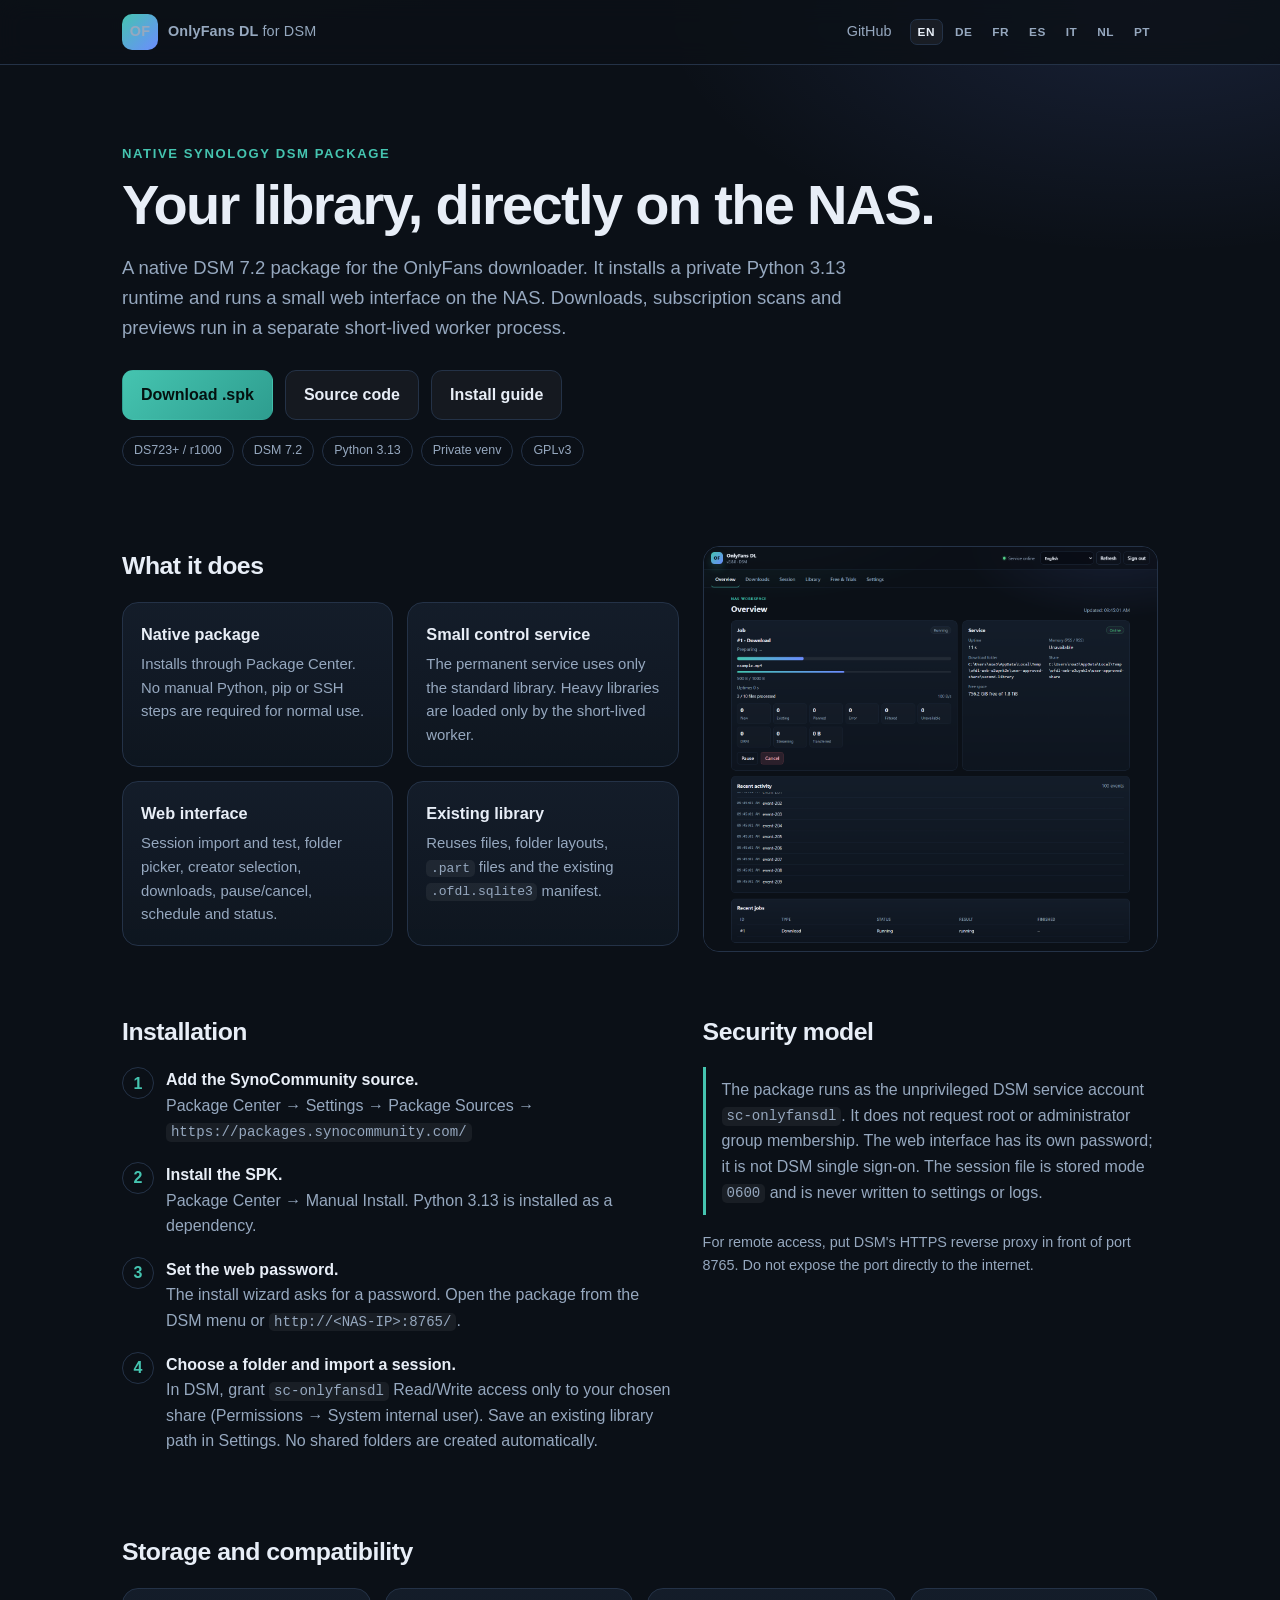
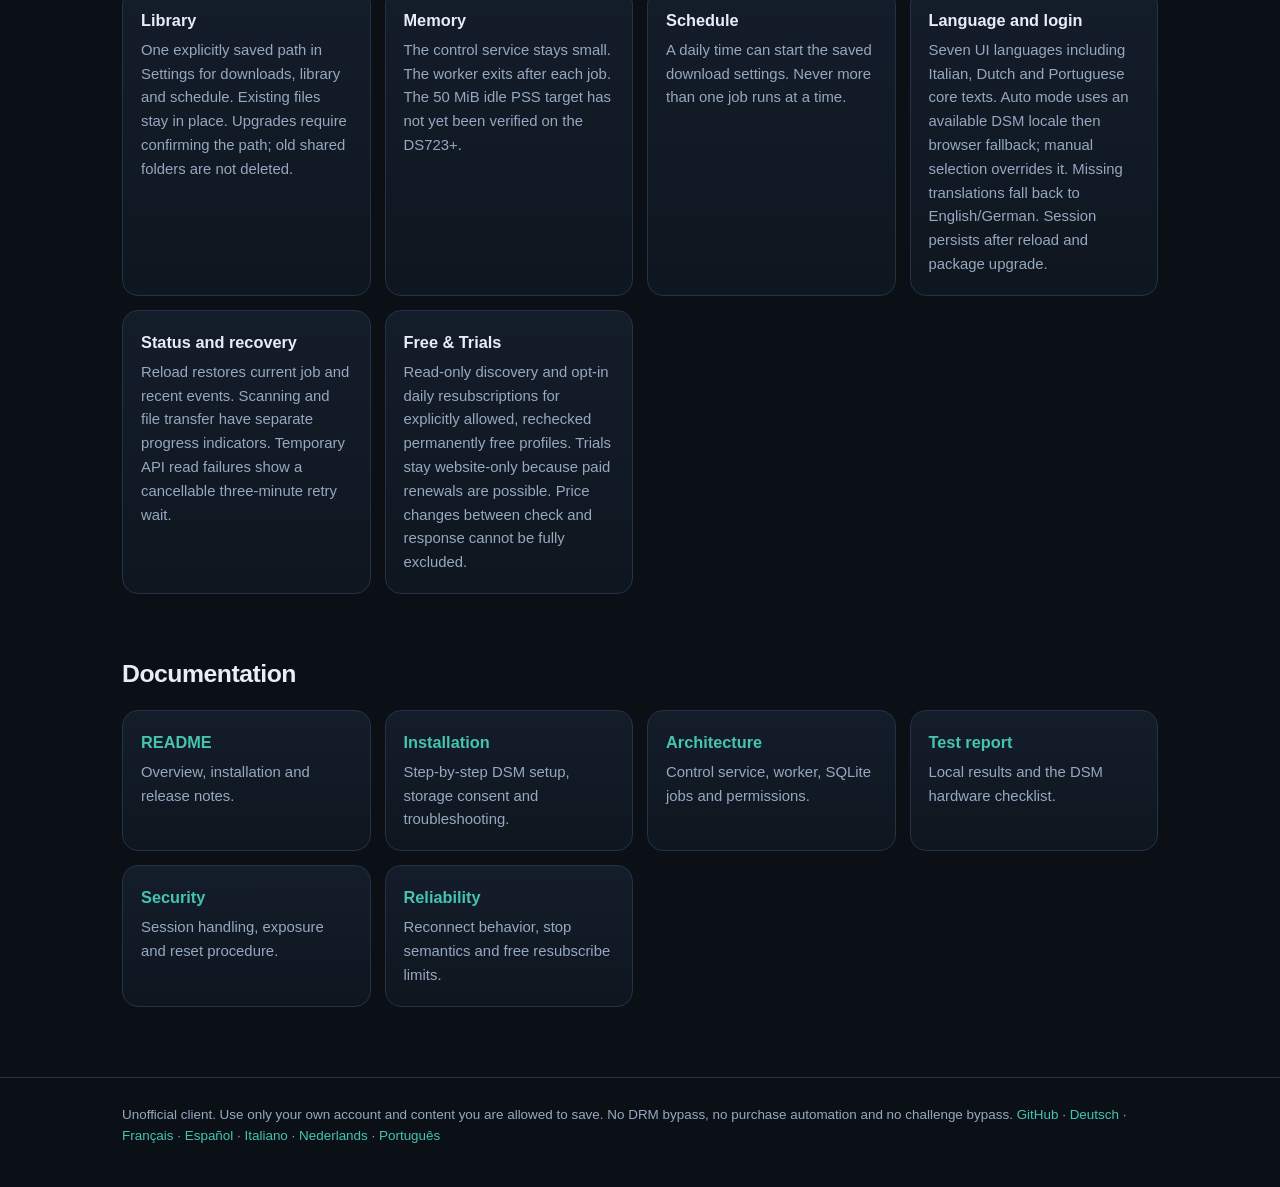
<file: docs/index.html>
<!doctype html>
<html lang="en">
<head>
  <meta charset="utf-8">
  <meta name="viewport" content="width=device-width, initial-scale=1">
  <meta name="color-scheme" content="dark">
  <title>OnlyFans DL for Synology DSM</title>
  <meta name="description" content="Native OnlyFans downloader package for Synology DSM 7.2 with a small web interface and a private Python runtime.">
  <link rel="stylesheet" href="site.css">
</head>
<body>
  <header class="site">
    <div class="wrap nav">
      <div class="brand"><span class="logo">OF</span><span>OnlyFans DL <span style="color:var(--muted);font-weight:500">for DSM</span></span></div>
      <span class="spacer"></span>
      <a href="https://github.com/Noa3/Synology-DSM-OnlyfansDownloader">GitHub</a>
      <nav class="langs" aria-label="Language">
        <a href="index.html" hreflang="en" aria-current="page">EN</a>
        <a href="de/index.html" hreflang="de">DE</a>
        <a href="fr/index.html" hreflang="fr">FR</a>
        <a href="es/index.html" hreflang="es">ES</a>
        <a href="it/index.html" hreflang="it">IT</a>
        <a href="nl/index.html" hreflang="nl">NL</a>
        <a href="pt/index.html" hreflang="pt">PT</a>
      </nav>
    </div>
  </header>

  <main>
    <section class="hero">
      <div class="wrap">
        <div class="eyebrow">Native Synology DSM package</div>
        <h1>Your library, directly on the NAS.</h1>
        <p class="lead">A native DSM 7.2 package for the OnlyFans downloader. It installs a private
          Python 3.13 runtime and runs a small web interface on the NAS. Downloads, subscription
          scans and previews run in a separate short-lived worker process.</p>
        <div class="actions">
          <a class="btn primary" href="https://github.com/Noa3/Synology-DSM-OnlyfansDownloader/releases/latest">Download .spk</a>
          <a class="btn" href="https://github.com/Noa3/Synology-DSM-OnlyfansDownloader">Source code</a>
          <a class="btn" href="https://github.com/Noa3/Synology-DSM-OnlyfansDownloader/blob/main/docs/INSTALL.md">Install guide</a>
        </div>
        <div class="badges">
          <span class="badge">DS723+ / r1000</span>
          <span class="badge">DSM 7.2</span>
          <span class="badge">Python 3.13</span>
          <span class="badge">Private venv</span>
          <span class="badge">GPLv3</span>
        </div>
      </div>
    </section>

    <section>
      <div class="wrap split">
        <div>
          <h2>What it does</h2>
          <div class="grid">
            <div class="card"><h3>Native package</h3><p>Installs through Package Center. No manual Python, pip or SSH steps are required for normal use.</p></div>
            <div class="card"><h3>Small control service</h3><p>The permanent service uses only the standard library. Heavy libraries are loaded only by the short-lived worker.</p></div>
            <div class="card"><h3>Web interface</h3><p>Session import and test, folder picker, creator selection, downloads, pause/cancel, schedule and status.</p></div>
            <div class="card"><h3>Existing library</h3><p>Reuses files, folder layouts, <code>.part</code> files and the existing <code>.ofdl.sqlite3</code> manifest.</p></div>
          </div>
        </div>
        <div class="shot"><img src="dsm-ui-dashboard-en.png" alt="OnlyFans DL DSM dashboard"></div>
      </div>
    </section>

    <section>
      <div class="wrap split">
        <div>
          <h2>Installation</h2>
          <ol class="steps">
            <li><b>Add the SynoCommunity source.</b><br>Package Center → Settings → Package Sources → <code>https://packages.synocommunity.com/</code></li>
            <li><b>Install the SPK.</b><br>Package Center → Manual Install. Python 3.13 is installed as a dependency.</li>
            <li><b>Set the web password.</b><br>The install wizard asks for a password. Open the package from the DSM menu or <code>http://&lt;NAS-IP&gt;:8765/</code>.</li>
            <li><b>Choose a folder and import a session.</b><br>In DSM, grant <code>sc-onlyfansdl</code> Read/Write access only to your chosen share (Permissions → System internal user). Save an existing library path in Settings. No shared folders are created automatically.</li>
          </ol>
        </div>
        <div>
          <h2>Security model</h2>
          <p class="note">The package runs as the unprivileged DSM service account <code>sc-onlyfansdl</code>.
            It does not request root or administrator group membership. The web interface has its own password;
            it is not DSM single sign-on. The session file is stored mode <code>0600</code> and is never written to settings or logs.</p>
          <p style="color:var(--muted);font-size:.9rem;margin-top:14px">
            For remote access, put DSM's HTTPS reverse proxy in front of port 8765. Do not expose the port directly to the internet.
          </p>
        </div>
      </div>
    </section>

    <section>
      <div class="wrap">
        <h2>Storage and compatibility</h2>
        <div class="grid">
          <div class="card"><h3>Library</h3><p>One explicitly saved path in Settings for downloads, library and schedule. Existing files stay in place. Upgrades require confirming the path; old shared folders are not deleted.</p></div>
          <div class="card"><h3>Memory</h3><p>The control service stays small. The worker exits after each job. The 50 MiB idle PSS target has not yet been verified on the DS723+.</p></div>
          <div class="card"><h3>Schedule</h3><p>A daily time can start the saved download settings. Never more than one job runs at a time.</p></div>
          <div class="card"><h3>Language and login</h3><p>Seven UI languages including Italian, Dutch and Portuguese core texts. Auto mode uses an available DSM locale then browser fallback; manual selection overrides it. Missing translations fall back to English/German. Session persists after reload and package upgrade.</p></div>
          <div class="card"><h3>Status and recovery</h3><p>Reload restores current job and recent events. Scanning and file transfer have separate progress indicators. Temporary API read failures show a cancellable three-minute retry wait.</p></div>
          <div class="card"><h3>Free &amp; Trials</h3><p>Read-only discovery and opt-in daily resubscriptions for explicitly allowed, rechecked permanently free profiles. Trials stay website-only because paid renewals are possible. Price changes between check and response cannot be fully excluded.</p></div>
        </div>
      </div>
    </section>

    <section>
      <div class="wrap">
        <h2>Documentation</h2>
        <div class="grid">
          <div class="card"><h3><a href="https://github.com/Noa3/Synology-DSM-OnlyfansDownloader/blob/main/README.md">README</a></h3><p>Overview, installation and release notes.</p></div>
          <div class="card"><h3><a href="https://github.com/Noa3/Synology-DSM-OnlyfansDownloader/blob/main/docs/INSTALL.md">Installation</a></h3><p>Step-by-step DSM setup, storage consent and troubleshooting.</p></div>
          <div class="card"><h3><a href="https://github.com/Noa3/Synology-DSM-OnlyfansDownloader/blob/main/docs/ARCHITECTURE.md">Architecture</a></h3><p>Control service, worker, SQLite jobs and permissions.</p></div>
          <div class="card"><h3><a href="https://github.com/Noa3/Synology-DSM-OnlyfansDownloader/blob/main/TEST_REPORT.md">Test report</a></h3><p>Local results and the DSM hardware checklist.</p></div>
          <div class="card"><h3><a href="https://github.com/Noa3/Synology-DSM-OnlyfansDownloader/blob/main/SECURITY.md">Security</a></h3><p>Session handling, exposure and reset procedure.</p></div>
          <div class="card"><h3><a href="https://github.com/Noa3/Synology-DSM-OnlyfansDownloader/blob/main/docs/RELIABILITY.md">Reliability</a></h3><p>Reconnect behavior, stop semantics and free resubscribe limits.</p></div>
        </div>
      </div>
    </section>
  </main>

  <footer>
    <div class="wrap">
      Unofficial client. Use only your own account and content you are allowed to save. No DRM bypass,
      no purchase automation and no challenge bypass. <a href="https://github.com/Noa3/Synology-DSM-OnlyfansDownloader">GitHub</a>
      · <a href="de/index.html">Deutsch</a> · <a href="fr/index.html">Français</a> · <a href="es/index.html">Español</a>
      · <a href="it/index.html">Italiano</a> · <a href="nl/index.html">Nederlands</a> · <a href="pt/index.html">Português</a>
    </div>
  </footer>
</body>
</html>
</file>
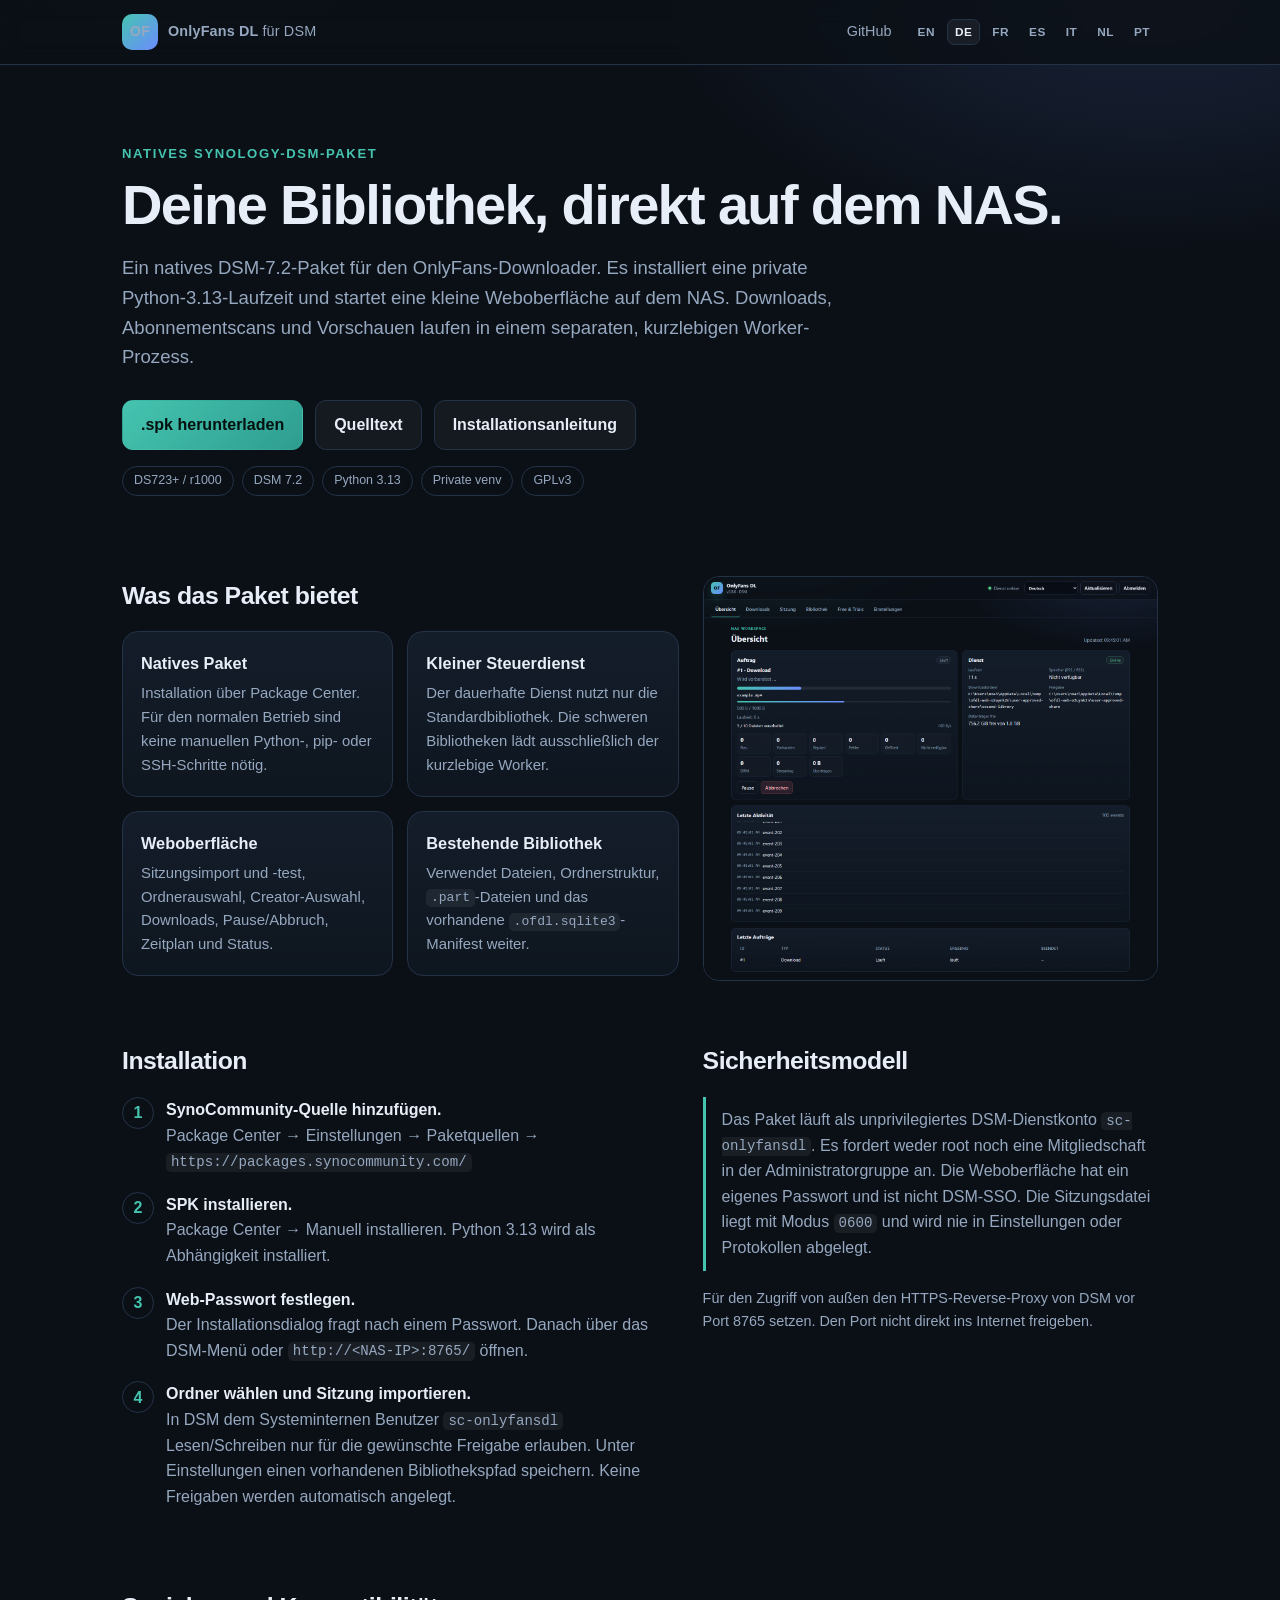
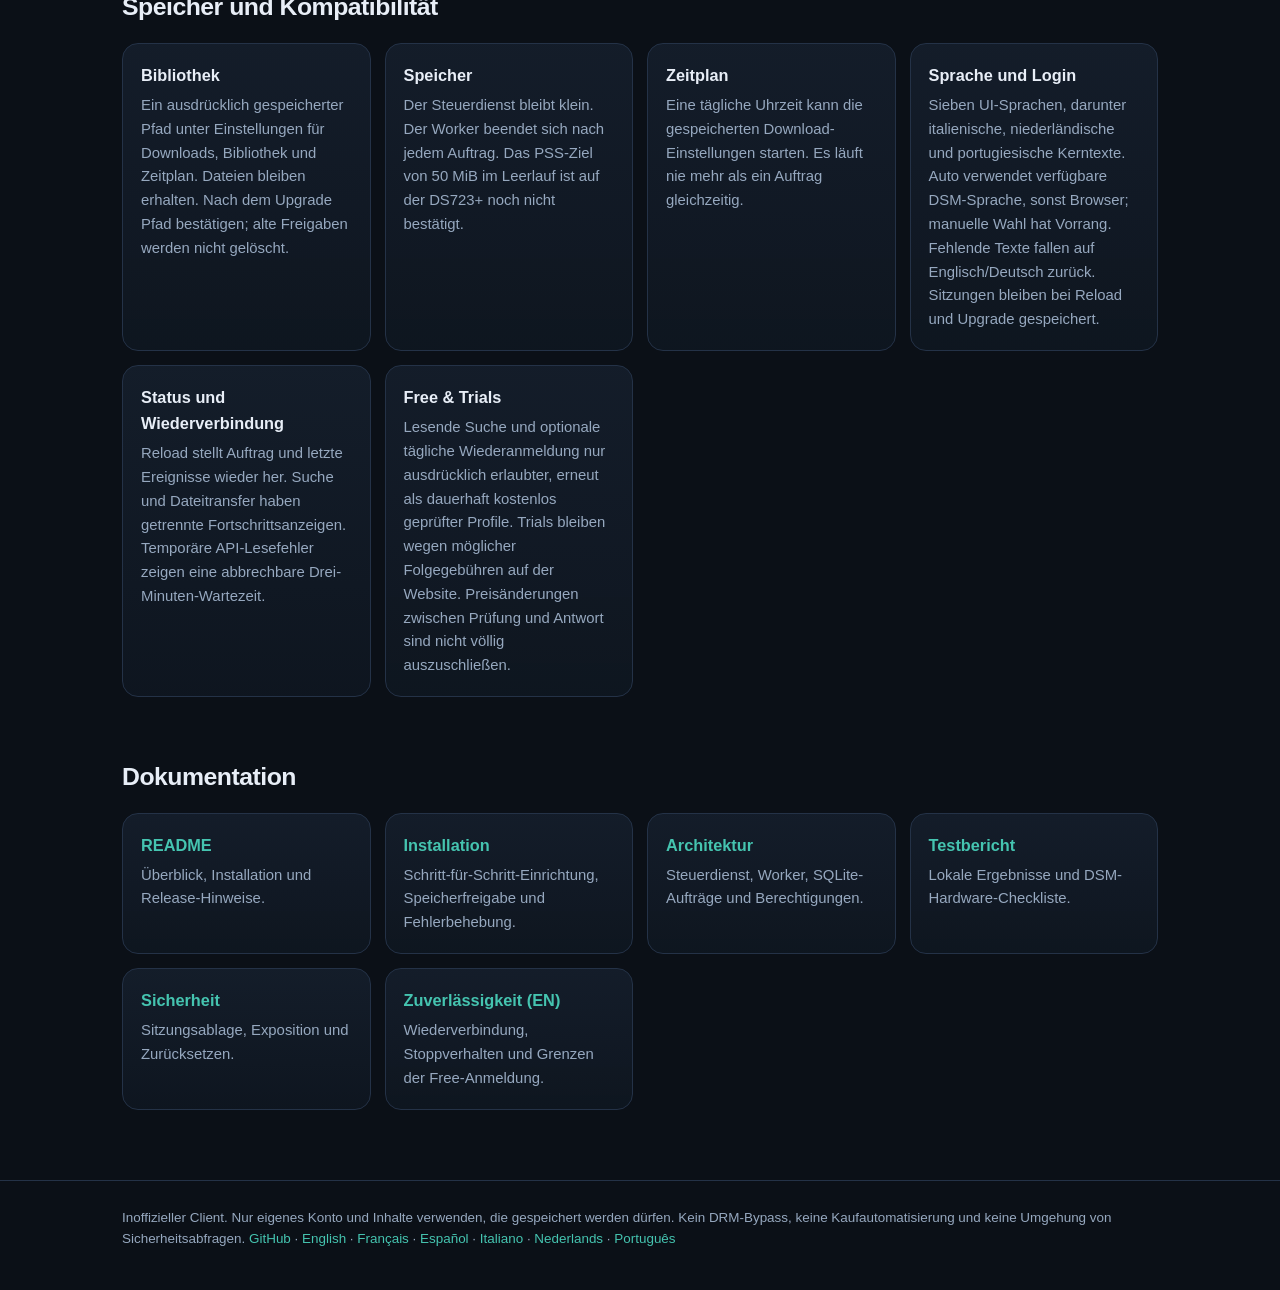
<file: docs/de/index.html>
<!doctype html>
<html lang="de">
<head>
  <meta charset="utf-8">
  <meta name="viewport" content="width=device-width, initial-scale=1">
  <meta name="color-scheme" content="dark">
  <title>OnlyFans DL für Synology DSM</title>
  <meta name="description" content="Nativer OnlyFans-Downloader für Synology DSM 7.2 mit kleiner Weboberfläche und privater Python-Laufzeit.">
  <link rel="stylesheet" href="../site.css">
</head>
<body>
  <header class="site">
    <div class="wrap nav">
      <div class="brand"><span class="logo">OF</span><span>OnlyFans DL <span style="color:var(--muted);font-weight:500">für DSM</span></span></div>
      <span class="spacer"></span>
      <a href="https://github.com/Noa3/Synology-DSM-OnlyfansDownloader">GitHub</a>
      <nav class="langs" aria-label="Sprache">
        <a href="../index.html" hreflang="en">EN</a>
        <a href="index.html" hreflang="de" aria-current="page">DE</a>
        <a href="../fr/index.html" hreflang="fr">FR</a>
        <a href="../es/index.html" hreflang="es">ES</a>
        <a href="../it/index.html" hreflang="it">IT</a>
        <a href="../nl/index.html" hreflang="nl">NL</a>
        <a href="../pt/index.html" hreflang="pt">PT</a>
      </nav>
    </div>
  </header>

  <main>
    <section class="hero">
      <div class="wrap">
        <div class="eyebrow">Natives Synology-DSM-Paket</div>
        <h1>Deine Bibliothek, direkt auf dem NAS.</h1>
        <p class="lead">Ein natives DSM-7.2-Paket für den OnlyFans-Downloader. Es installiert eine private
          Python-3.13-Laufzeit und startet eine kleine Weboberfläche auf dem NAS. Downloads, Abonnementscans
          und Vorschauen laufen in einem separaten, kurzlebigen Worker-Prozess.</p>
        <div class="actions">
          <a class="btn primary" href="https://github.com/Noa3/Synology-DSM-OnlyfansDownloader/releases/latest">.spk herunterladen</a>
          <a class="btn" href="https://github.com/Noa3/Synology-DSM-OnlyfansDownloader">Quelltext</a>
          <a class="btn" href="https://github.com/Noa3/Synology-DSM-OnlyfansDownloader/blob/main/docs/INSTALL_DE.md">Installationsanleitung</a>
        </div>
        <div class="badges">
          <span class="badge">DS723+ / r1000</span>
          <span class="badge">DSM 7.2</span>
          <span class="badge">Python 3.13</span>
          <span class="badge">Private venv</span>
          <span class="badge">GPLv3</span>
        </div>
      </div>
    </section>

    <section>
      <div class="wrap split">
        <div>
          <h2>Was das Paket bietet</h2>
          <div class="grid">
            <div class="card"><h3>Natives Paket</h3><p>Installation über Package Center. Für den normalen Betrieb sind keine manuellen Python-, pip- oder SSH-Schritte nötig.</p></div>
            <div class="card"><h3>Kleiner Steuerdienst</h3><p>Der dauerhafte Dienst nutzt nur die Standardbibliothek. Die schweren Bibliotheken lädt ausschließlich der kurzlebige Worker.</p></div>
            <div class="card"><h3>Weboberfläche</h3><p>Sitzungsimport und -test, Ordnerauswahl, Creator-Auswahl, Downloads, Pause/Abbruch, Zeitplan und Status.</p></div>
            <div class="card"><h3>Bestehende Bibliothek</h3><p>Verwendet Dateien, Ordnerstruktur, <code>.part</code>-Dateien und das vorhandene <code>.ofdl.sqlite3</code>-Manifest weiter.</p></div>
          </div>
        </div>
        <div class="shot"><img src="../dsm-ui-dashboard.png" alt="OnlyFans DL DSM Übersicht"></div>
      </div>
    </section>

    <section>
      <div class="wrap split">
        <div>
          <h2>Installation</h2>
          <ol class="steps">
            <li><b>SynoCommunity-Quelle hinzufügen.</b><br>Package Center → Einstellungen → Paketquellen → <code>https://packages.synocommunity.com/</code></li>
            <li><b>SPK installieren.</b><br>Package Center → Manuell installieren. Python 3.13 wird als Abhängigkeit installiert.</li>
            <li><b>Web-Passwort festlegen.</b><br>Der Installationsdialog fragt nach einem Passwort. Danach über das DSM-Menü oder <code>http://&lt;NAS-IP&gt;:8765/</code> öffnen.</li>
            <li><b>Ordner wählen und Sitzung importieren.</b><br>In DSM dem Systeminternen Benutzer <code>sc-onlyfansdl</code> Lesen/Schreiben nur für die gewünschte Freigabe erlauben. Unter Einstellungen einen vorhandenen Bibliothekspfad speichern. Keine Freigaben werden automatisch angelegt.</li>
          </ol>
        </div>
        <div>
          <h2>Sicherheitsmodell</h2>
          <p class="note">Das Paket läuft als unprivilegiertes DSM-Dienstkonto <code>sc-onlyfansdl</code>.
            Es fordert weder root noch eine Mitgliedschaft in der Administratorgruppe an. Die Weboberfläche
            hat ein eigenes Passwort und ist nicht DSM-SSO. Die Sitzungsdatei liegt mit Modus <code>0600</code>
            und wird nie in Einstellungen oder Protokollen abgelegt.</p>
          <p style="color:var(--muted);font-size:.9rem;margin-top:14px">
            Für den Zugriff von außen den HTTPS-Reverse-Proxy von DSM vor Port 8765 setzen. Den Port nicht direkt ins Internet freigeben.
          </p>
        </div>
      </div>
    </section>

    <section>
      <div class="wrap">
        <h2>Speicher und Kompatibilität</h2>
        <div class="grid">
          <div class="card"><h3>Bibliothek</h3><p>Ein ausdrücklich gespeicherter Pfad unter Einstellungen für Downloads, Bibliothek und Zeitplan. Dateien bleiben erhalten. Nach dem Upgrade Pfad bestätigen; alte Freigaben werden nicht gelöscht.</p></div>
          <div class="card"><h3>Speicher</h3><p>Der Steuerdienst bleibt klein. Der Worker beendet sich nach jedem Auftrag. Das PSS-Ziel von 50 MiB im Leerlauf ist auf der DS723+ noch nicht bestätigt.</p></div>
          <div class="card"><h3>Zeitplan</h3><p>Eine tägliche Uhrzeit kann die gespeicherten Download-Einstellungen starten. Es läuft nie mehr als ein Auftrag gleichzeitig.</p></div>
          <div class="card"><h3>Sprache und Login</h3><p>Sieben UI-Sprachen, darunter italienische, niederländische und portugiesische Kerntexte. Auto verwendet verfügbare DSM-Sprache, sonst Browser; manuelle Wahl hat Vorrang. Fehlende Texte fallen auf Englisch/Deutsch zurück. Sitzungen bleiben bei Reload und Upgrade gespeichert.</p></div>
          <div class="card"><h3>Status und Wiederverbindung</h3><p>Reload stellt Auftrag und letzte Ereignisse wieder her. Suche und Dateitransfer haben getrennte Fortschrittsanzeigen. Temporäre API-Lesefehler zeigen eine abbrechbare Drei-Minuten-Wartezeit.</p></div>
          <div class="card"><h3>Free &amp; Trials</h3><p>Lesende Suche und optionale tägliche Wiederanmeldung nur ausdrücklich erlaubter, erneut als dauerhaft kostenlos geprüfter Profile. Trials bleiben wegen möglicher Folgegebühren auf der Website. Preisänderungen zwischen Prüfung und Antwort sind nicht völlig auszuschließen.</p></div>
        </div>
      </div>
    </section>

    <section>
      <div class="wrap">
        <h2>Dokumentation</h2>
        <div class="grid">
          <div class="card"><h3><a href="https://github.com/Noa3/Synology-DSM-OnlyfansDownloader/blob/main/README_DE.md">README</a></h3><p>Überblick, Installation und Release-Hinweise.</p></div>
          <div class="card"><h3><a href="https://github.com/Noa3/Synology-DSM-OnlyfansDownloader/blob/main/docs/INSTALL_DE.md">Installation</a></h3><p>Schritt-für-Schritt-Einrichtung, Speicherfreigabe und Fehlerbehebung.</p></div>
          <div class="card"><h3><a href="https://github.com/Noa3/Synology-DSM-OnlyfansDownloader/blob/main/docs/ARCHITECTURE_DE.md">Architektur</a></h3><p>Steuerdienst, Worker, SQLite-Aufträge und Berechtigungen.</p></div>
          <div class="card"><h3><a href="https://github.com/Noa3/Synology-DSM-OnlyfansDownloader/blob/main/TEST_REPORT_DE.md">Testbericht</a></h3><p>Lokale Ergebnisse und DSM-Hardware-Checkliste.</p></div>
          <div class="card"><h3><a href="https://github.com/Noa3/Synology-DSM-OnlyfansDownloader/blob/main/SECURITY_DE.md">Sicherheit</a></h3><p>Sitzungsablage, Exposition und Zurücksetzen.</p></div>
          <div class="card"><h3><a href="https://github.com/Noa3/Synology-DSM-OnlyfansDownloader/blob/main/docs/RELIABILITY.md">Zuverlässigkeit (EN)</a></h3><p>Wiederverbindung, Stoppverhalten und Grenzen der Free-Anmeldung.</p></div>
        </div>
      </div>
    </section>
  </main>

  <footer>
    <div class="wrap">
      Inoffizieller Client. Nur eigenes Konto und Inhalte verwenden, die gespeichert werden dürfen.
      Kein DRM-Bypass, keine Kaufautomatisierung und keine Umgehung von Sicherheitsabfragen.
      <a href="https://github.com/Noa3/Synology-DSM-OnlyfansDownloader">GitHub</a>
      · <a href="../index.html">English</a> · <a href="../fr/index.html">Français</a> · <a href="../es/index.html">Español</a>
      · <a href="../it/index.html">Italiano</a> · <a href="../nl/index.html">Nederlands</a> · <a href="../pt/index.html">Português</a>
    </div>
  </footer>
</body>
</html>
</file>
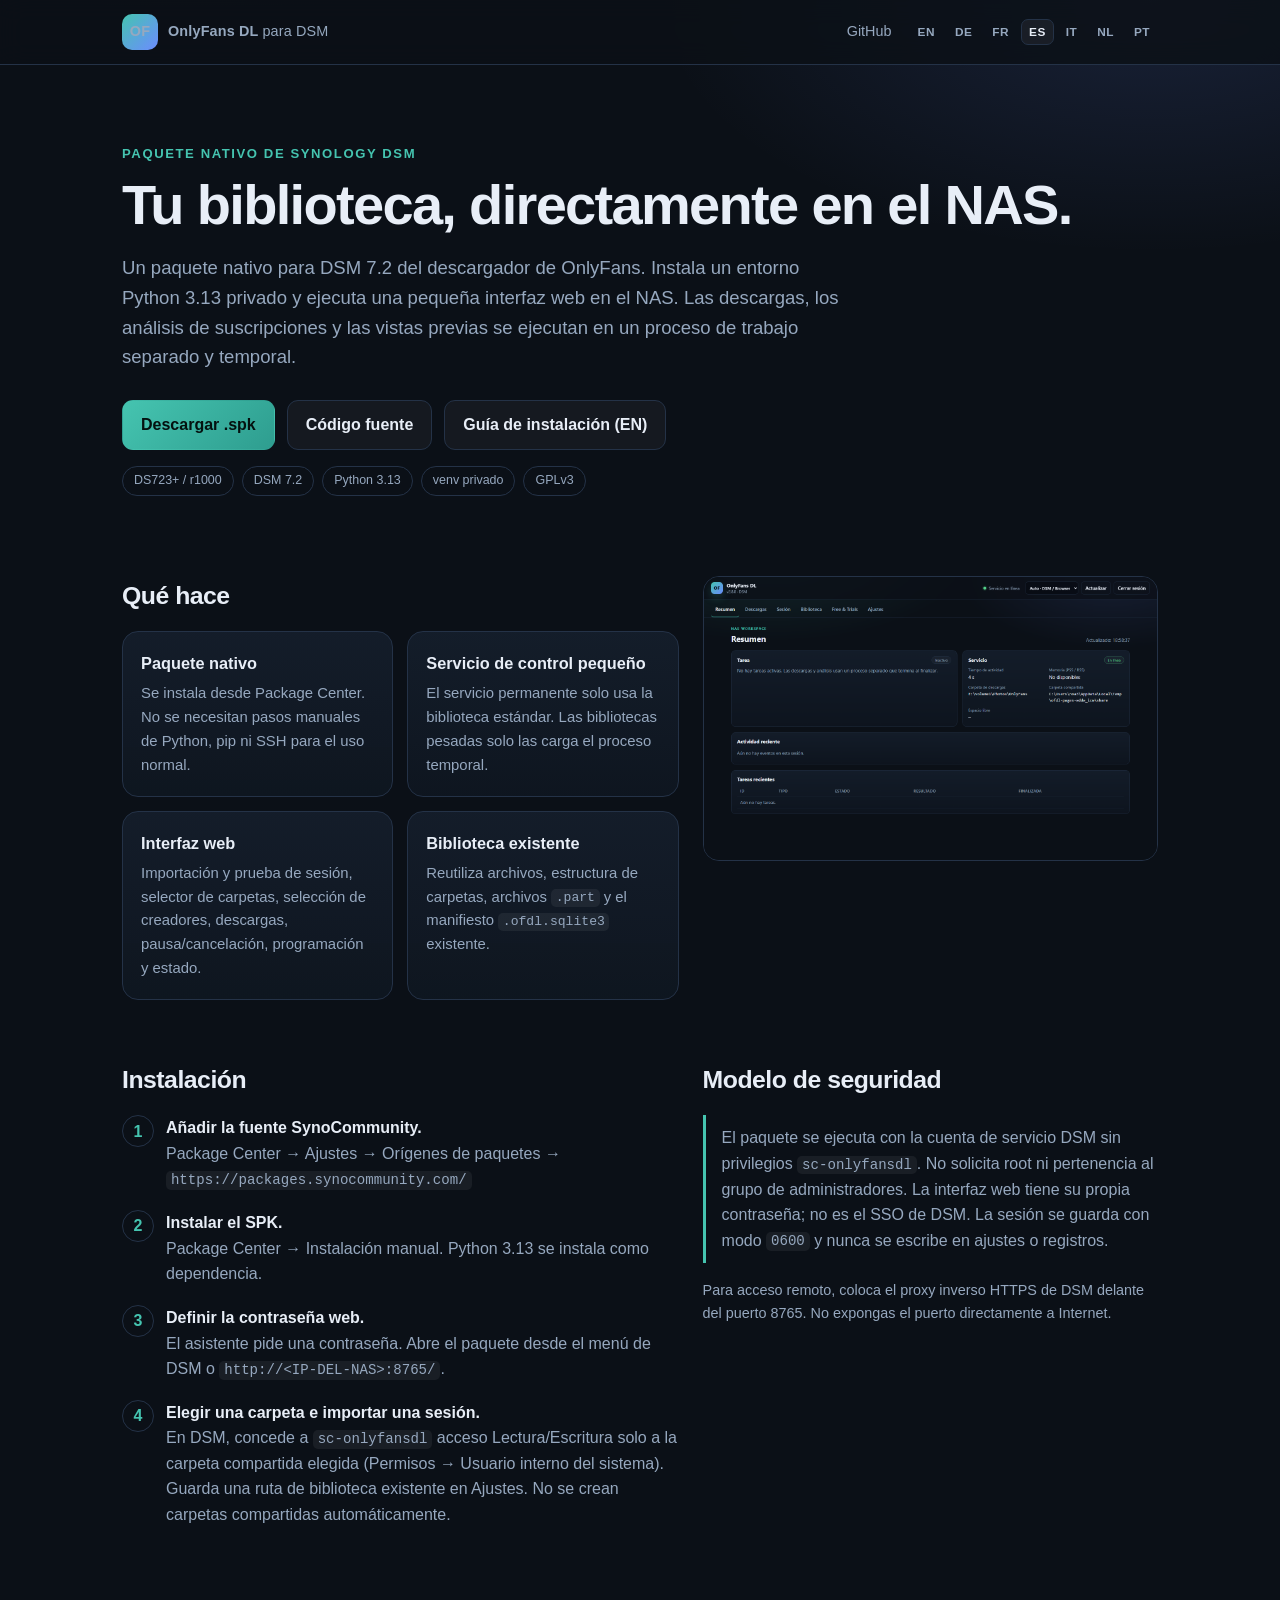
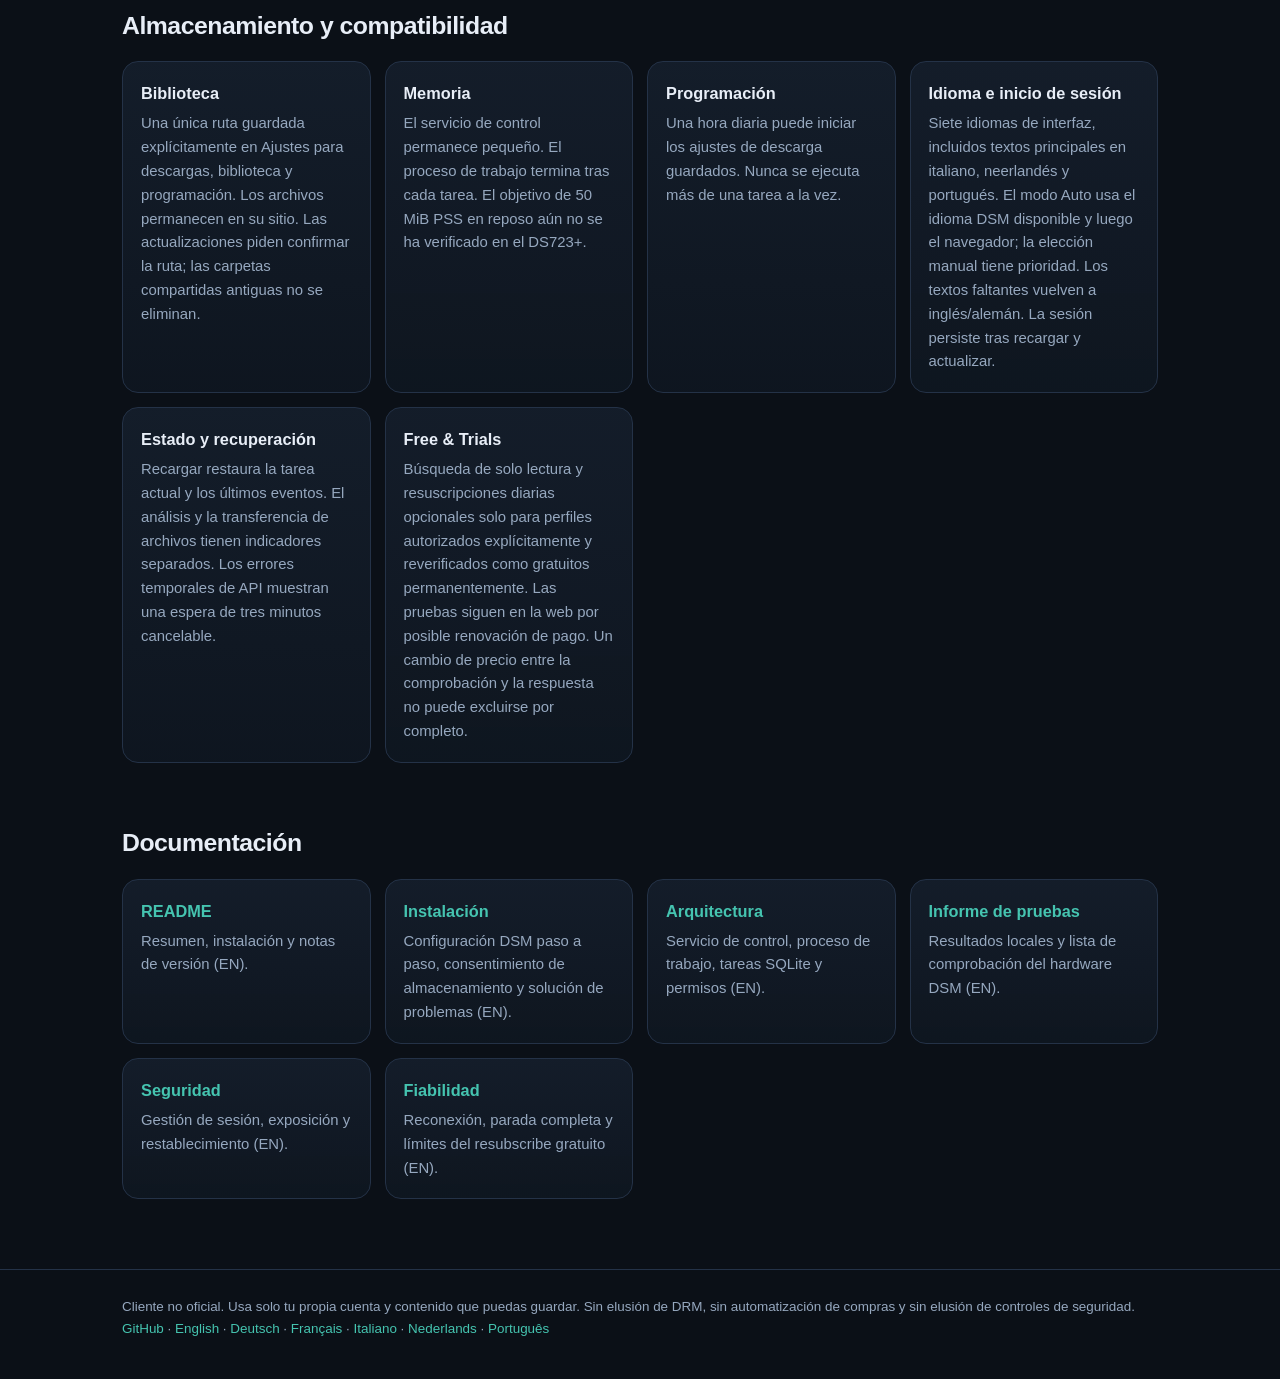
<file: docs/es/index.html>
<!doctype html>
<html lang="es">
<head>
  <meta charset="utf-8">
  <meta name="viewport" content="width=device-width, initial-scale=1">
  <meta name="color-scheme" content="dark">
  <title>OnlyFans DL para Synology DSM</title>
  <meta name="description" content="Paquete nativo de descargas de OnlyFans para Synology DSM 7.2 con una pequeña interfaz web y un entorno Python privado.">
  <link rel="stylesheet" href="../site.css">
</head>
<body>
  <header class="site">
    <div class="wrap nav">
      <div class="brand"><span class="logo">OF</span><span>OnlyFans DL <span style="color:var(--muted);font-weight:500">para DSM</span></span></div>
      <span class="spacer"></span>
      <a href="https://github.com/Noa3/Synology-DSM-OnlyfansDownloader">GitHub</a>
      <nav class="langs" aria-label="Idioma">
        <a href="../index.html" hreflang="en">EN</a>
        <a href="../de/index.html" hreflang="de">DE</a>
        <a href="../fr/index.html" hreflang="fr">FR</a>
        <a href="index.html" hreflang="es" aria-current="page">ES</a>
        <a href="../it/index.html" hreflang="it">IT</a>
        <a href="../nl/index.html" hreflang="nl">NL</a>
        <a href="../pt/index.html" hreflang="pt">PT</a>
      </nav>
    </div>
  </header>

  <main>
    <section class="hero">
      <div class="wrap">
        <div class="eyebrow">Paquete nativo de Synology DSM</div>
        <h1>Tu biblioteca, directamente en el NAS.</h1>
        <p class="lead">Un paquete nativo para DSM 7.2 del descargador de OnlyFans. Instala un entorno
          Python 3.13 privado y ejecuta una pequeña interfaz web en el NAS. Las descargas, los análisis
          de suscripciones y las vistas previas se ejecutan en un proceso de trabajo separado y temporal.</p>
        <div class="actions">
          <a class="btn primary" href="https://github.com/Noa3/Synology-DSM-OnlyfansDownloader/releases/latest">Descargar .spk</a>
          <a class="btn" href="https://github.com/Noa3/Synology-DSM-OnlyfansDownloader">Código fuente</a>
          <a class="btn" href="https://github.com/Noa3/Synology-DSM-OnlyfansDownloader/blob/main/docs/INSTALL.md">Guía de instalación (EN)</a>
        </div>
        <div class="badges">
          <span class="badge">DS723+ / r1000</span>
          <span class="badge">DSM 7.2</span>
          <span class="badge">Python 3.13</span>
          <span class="badge">venv privado</span>
          <span class="badge">GPLv3</span>
        </div>
      </div>
    </section>

    <section>
      <div class="wrap split">
        <div>
          <h2>Qué hace</h2>
          <div class="grid">
            <div class="card"><h3>Paquete nativo</h3><p>Se instala desde Package Center. No se necesitan pasos manuales de Python, pip ni SSH para el uso normal.</p></div>
            <div class="card"><h3>Servicio de control pequeño</h3><p>El servicio permanente solo usa la biblioteca estándar. Las bibliotecas pesadas solo las carga el proceso temporal.</p></div>
            <div class="card"><h3>Interfaz web</h3><p>Importación y prueba de sesión, selector de carpetas, selección de creadores, descargas, pausa/cancelación, programación y estado.</p></div>
            <div class="card"><h3>Biblioteca existente</h3><p>Reutiliza archivos, estructura de carpetas, archivos <code>.part</code> y el manifiesto <code>.ofdl.sqlite3</code> existente.</p></div>
          </div>
        </div>
        <div class="shot"><img src="../dsm-ui-dashboard-es.png" alt="Panel de OnlyFans DL en DSM"></div>
      </div>
    </section>

    <section>
      <div class="wrap split">
        <div>
          <h2>Instalación</h2>
          <ol class="steps">
            <li><b>Añadir la fuente SynoCommunity.</b><br>Package Center → Ajustes → Orígenes de paquetes → <code>https://packages.synocommunity.com/</code></li>
            <li><b>Instalar el SPK.</b><br>Package Center → Instalación manual. Python 3.13 se instala como dependencia.</li>
            <li><b>Definir la contraseña web.</b><br>El asistente pide una contraseña. Abre el paquete desde el menú de DSM o <code>http://&lt;IP-DEL-NAS&gt;:8765/</code>.</li>
            <li><b>Elegir una carpeta e importar una sesión.</b><br>En DSM, concede a <code>sc-onlyfansdl</code> acceso Lectura/Escritura solo a la carpeta compartida elegida (Permisos → Usuario interno del sistema). Guarda una ruta de biblioteca existente en Ajustes. No se crean carpetas compartidas automáticamente.</li>
          </ol>
        </div>
        <div>
          <h2>Modelo de seguridad</h2>
          <p class="note">El paquete se ejecuta con la cuenta de servicio DSM sin privilegios <code>sc-onlyfansdl</code>.
            No solicita root ni pertenencia al grupo de administradores. La interfaz web tiene su propia contraseña;
            no es el SSO de DSM. La sesión se guarda con modo <code>0600</code> y nunca se escribe en ajustes o registros.</p>
          <p style="color:var(--muted);font-size:.9rem;margin-top:14px">
            Para acceso remoto, coloca el proxy inverso HTTPS de DSM delante del puerto 8765. No expongas el puerto directamente a Internet.
          </p>
        </div>
      </div>
    </section>

    <section>
      <div class="wrap">
        <h2>Almacenamiento y compatibilidad</h2>
        <div class="grid">
          <div class="card"><h3>Biblioteca</h3><p>Una única ruta guardada explícitamente en Ajustes para descargas, biblioteca y programación. Los archivos permanecen en su sitio. Las actualizaciones piden confirmar la ruta; las carpetas compartidas antiguas no se eliminan.</p></div>
          <div class="card"><h3>Memoria</h3><p>El servicio de control permanece pequeño. El proceso de trabajo termina tras cada tarea. El objetivo de 50 MiB PSS en reposo aún no se ha verificado en el DS723+.</p></div>
          <div class="card"><h3>Programación</h3><p>Una hora diaria puede iniciar los ajustes de descarga guardados. Nunca se ejecuta más de una tarea a la vez.</p></div>
          <div class="card"><h3>Idioma e inicio de sesión</h3><p>Siete idiomas de interfaz, incluidos textos principales en italiano, neerlandés y portugués. El modo Auto usa el idioma DSM disponible y luego el navegador; la elección manual tiene prioridad. Los textos faltantes vuelven a inglés/alemán. La sesión persiste tras recargar y actualizar.</p></div>
          <div class="card"><h3>Estado y recuperación</h3><p>Recargar restaura la tarea actual y los últimos eventos. El análisis y la transferencia de archivos tienen indicadores separados. Los errores temporales de API muestran una espera de tres minutos cancelable.</p></div>
          <div class="card"><h3>Free &amp; Trials</h3><p>Búsqueda de solo lectura y resuscripciones diarias opcionales solo para perfiles autorizados explícitamente y reverificados como gratuitos permanentemente. Las pruebas siguen en la web por posible renovación de pago. Un cambio de precio entre la comprobación y la respuesta no puede excluirse por completo.</p></div>
        </div>
      </div>
    </section>

    <section>
      <div class="wrap">
        <h2>Documentación</h2>
        <div class="grid">
          <div class="card"><h3><a href="https://github.com/Noa3/Synology-DSM-OnlyfansDownloader/blob/main/README.md">README</a></h3><p>Resumen, instalación y notas de versión (EN).</p></div>
          <div class="card"><h3><a href="https://github.com/Noa3/Synology-DSM-OnlyfansDownloader/blob/main/docs/INSTALL.md">Instalación</a></h3><p>Configuración DSM paso a paso, consentimiento de almacenamiento y solución de problemas (EN).</p></div>
          <div class="card"><h3><a href="https://github.com/Noa3/Synology-DSM-OnlyfansDownloader/blob/main/docs/ARCHITECTURE.md">Arquitectura</a></h3><p>Servicio de control, proceso de trabajo, tareas SQLite y permisos (EN).</p></div>
          <div class="card"><h3><a href="https://github.com/Noa3/Synology-DSM-OnlyfansDownloader/blob/main/TEST_REPORT.md">Informe de pruebas</a></h3><p>Resultados locales y lista de comprobación del hardware DSM (EN).</p></div>
          <div class="card"><h3><a href="https://github.com/Noa3/Synology-DSM-OnlyfansDownloader/blob/main/SECURITY.md">Seguridad</a></h3><p>Gestión de sesión, exposición y restablecimiento (EN).</p></div>
          <div class="card"><h3><a href="https://github.com/Noa3/Synology-DSM-OnlyfansDownloader/blob/main/docs/RELIABILITY.md">Fiabilidad</a></h3><p>Reconexión, parada completa y límites del resubscribe gratuito (EN).</p></div>
        </div>
      </div>
    </section>
  </main>

  <footer>
    <div class="wrap">
      Cliente no oficial. Usa solo tu propia cuenta y contenido que puedas guardar.
      Sin elusión de DRM, sin automatización de compras y sin elusión de controles de seguridad.
      <a href="https://github.com/Noa3/Synology-DSM-OnlyfansDownloader">GitHub</a>
      · <a href="../index.html">English</a> · <a href="../de/index.html">Deutsch</a> · <a href="../fr/index.html">Français</a>
      · <a href="../it/index.html">Italiano</a> · <a href="../nl/index.html">Nederlands</a> · <a href="../pt/index.html">Português</a>
    </div>
  </footer>
</body>
</html>
</file>
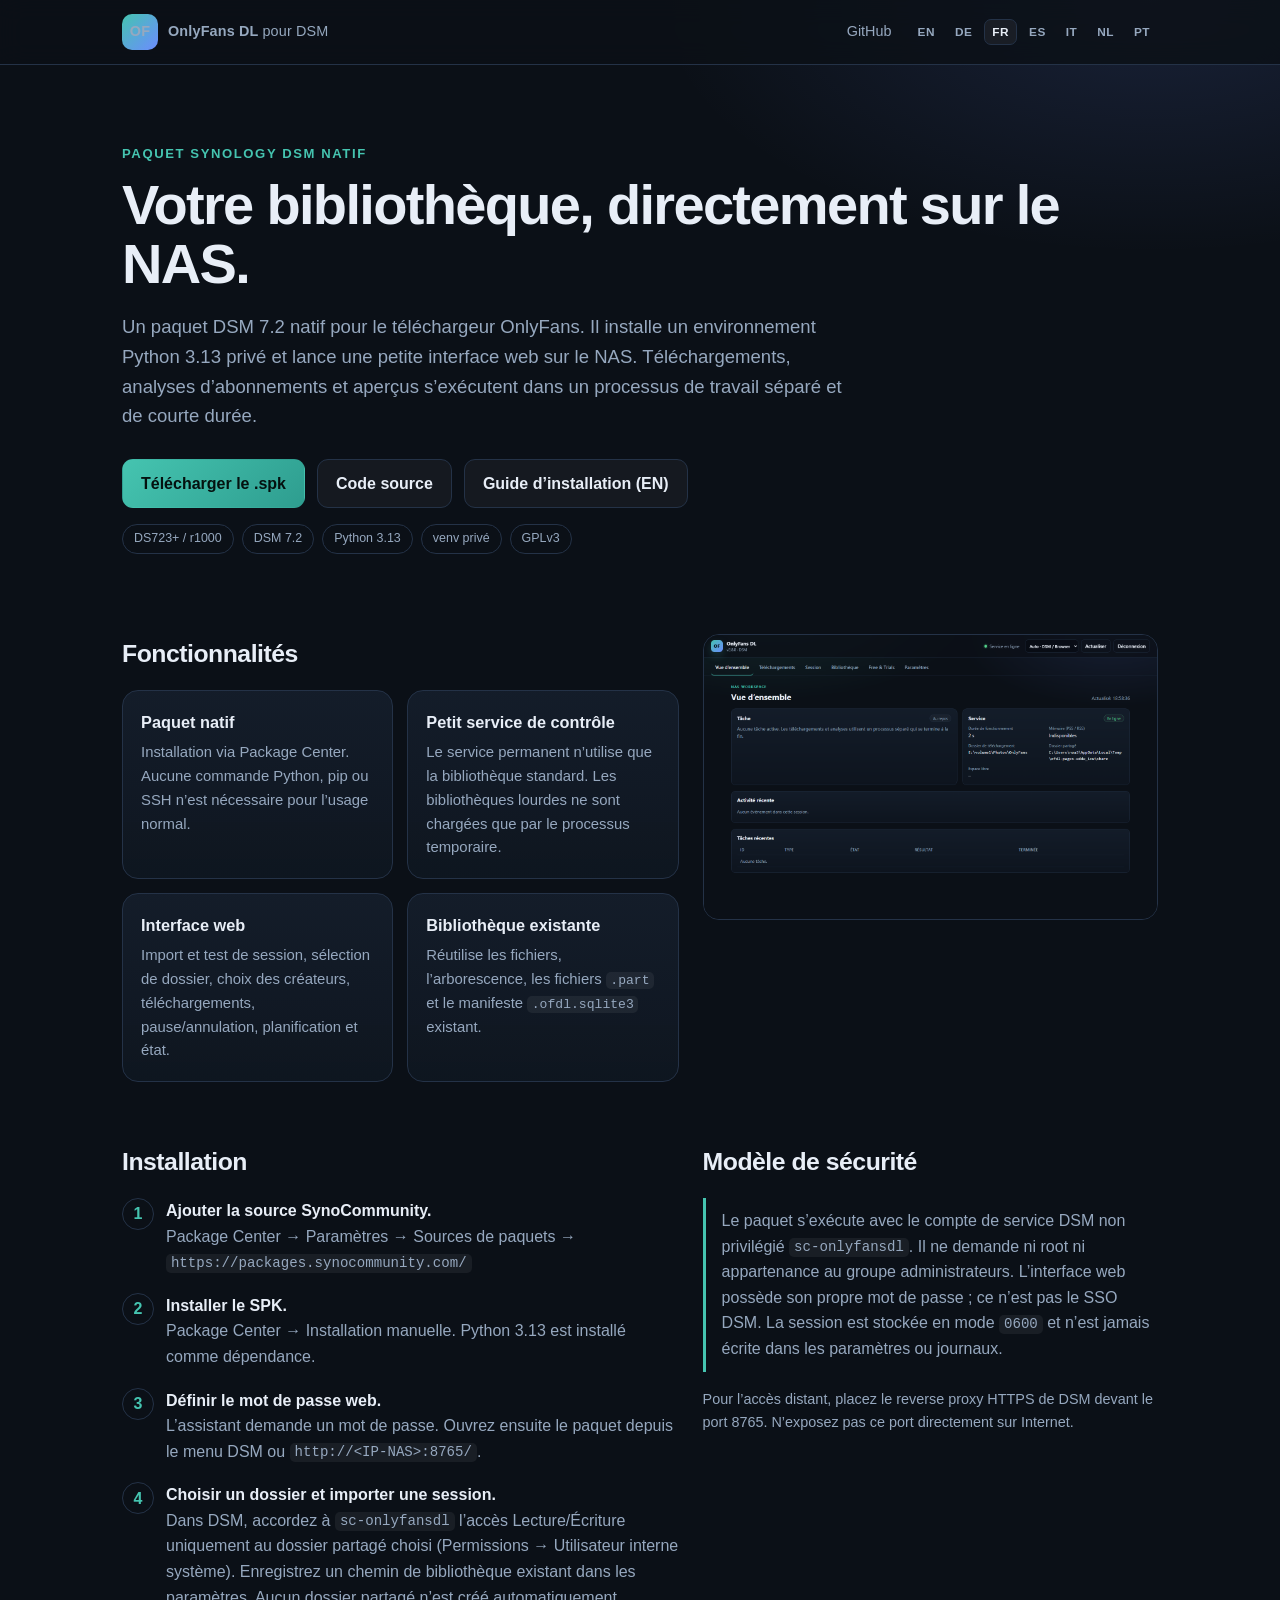
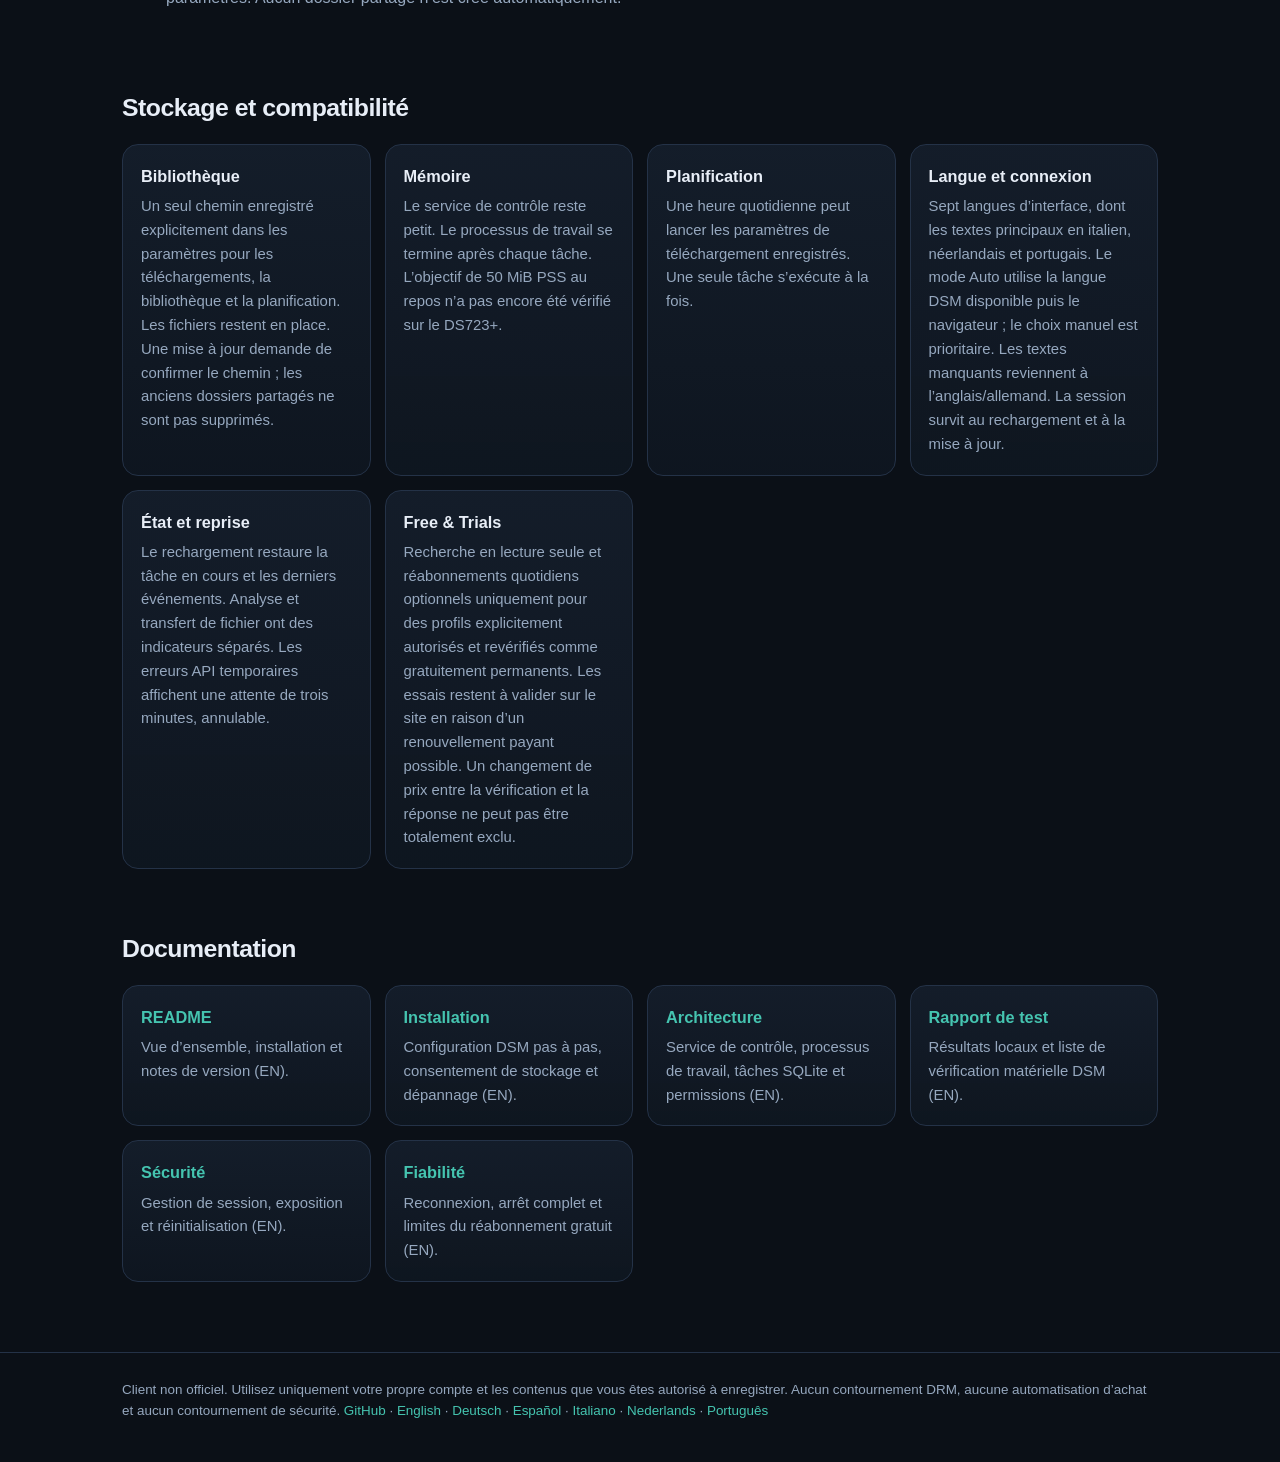
<file: docs/fr/index.html>
<!doctype html>
<html lang="fr">
<head>
  <meta charset="utf-8">
  <meta name="viewport" content="width=device-width, initial-scale=1">
  <meta name="color-scheme" content="dark">
  <title>OnlyFans DL pour Synology DSM</title>
  <meta name="description" content="Paquet de téléchargement OnlyFans natif pour Synology DSM 7.2 avec une petite interface web et un environnement Python privé.">
  <link rel="stylesheet" href="../site.css">
</head>
<body>
  <header class="site">
    <div class="wrap nav">
      <div class="brand"><span class="logo">OF</span><span>OnlyFans DL <span style="color:var(--muted);font-weight:500">pour DSM</span></span></div>
      <span class="spacer"></span>
      <a href="https://github.com/Noa3/Synology-DSM-OnlyfansDownloader">GitHub</a>
      <nav class="langs" aria-label="Langue">
        <a href="../index.html" hreflang="en">EN</a>
        <a href="../de/index.html" hreflang="de">DE</a>
        <a href="index.html" hreflang="fr" aria-current="page">FR</a>
        <a href="../es/index.html" hreflang="es">ES</a>
        <a href="../it/index.html" hreflang="it">IT</a>
        <a href="../nl/index.html" hreflang="nl">NL</a>
        <a href="../pt/index.html" hreflang="pt">PT</a>
      </nav>
    </div>
  </header>

  <main>
    <section class="hero">
      <div class="wrap">
        <div class="eyebrow">Paquet Synology DSM natif</div>
        <h1>Votre bibliothèque, directement sur le NAS.</h1>
        <p class="lead">Un paquet DSM 7.2 natif pour le téléchargeur OnlyFans. Il installe un environnement
          Python 3.13 privé et lance une petite interface web sur le NAS. Téléchargements, analyses
          d’abonnements et aperçus s’exécutent dans un processus de travail séparé et de courte durée.</p>
        <div class="actions">
          <a class="btn primary" href="https://github.com/Noa3/Synology-DSM-OnlyfansDownloader/releases/latest">Télécharger le .spk</a>
          <a class="btn" href="https://github.com/Noa3/Synology-DSM-OnlyfansDownloader">Code source</a>
          <a class="btn" href="https://github.com/Noa3/Synology-DSM-OnlyfansDownloader/blob/main/docs/INSTALL.md">Guide d’installation (EN)</a>
        </div>
        <div class="badges">
          <span class="badge">DS723+ / r1000</span>
          <span class="badge">DSM 7.2</span>
          <span class="badge">Python 3.13</span>
          <span class="badge">venv privé</span>
          <span class="badge">GPLv3</span>
        </div>
      </div>
    </section>

    <section>
      <div class="wrap split">
        <div>
          <h2>Fonctionnalités</h2>
          <div class="grid">
            <div class="card"><h3>Paquet natif</h3><p>Installation via Package Center. Aucune commande Python, pip ou SSH n’est nécessaire pour l’usage normal.</p></div>
            <div class="card"><h3>Petit service de contrôle</h3><p>Le service permanent n’utilise que la bibliothèque standard. Les bibliothèques lourdes ne sont chargées que par le processus temporaire.</p></div>
            <div class="card"><h3>Interface web</h3><p>Import et test de session, sélection de dossier, choix des créateurs, téléchargements, pause/annulation, planification et état.</p></div>
            <div class="card"><h3>Bibliothèque existante</h3><p>Réutilise les fichiers, l’arborescence, les fichiers <code>.part</code> et le manifeste <code>.ofdl.sqlite3</code> existant.</p></div>
          </div>
        </div>
        <div class="shot"><img src="../dsm-ui-dashboard-fr.png" alt="Tableau de bord OnlyFans DL DSM"></div>
      </div>
    </section>

    <section>
      <div class="wrap split">
        <div>
          <h2>Installation</h2>
          <ol class="steps">
            <li><b>Ajouter la source SynoCommunity.</b><br>Package Center → Paramètres → Sources de paquets → <code>https://packages.synocommunity.com/</code></li>
            <li><b>Installer le SPK.</b><br>Package Center → Installation manuelle. Python 3.13 est installé comme dépendance.</li>
            <li><b>Définir le mot de passe web.</b><br>L’assistant demande un mot de passe. Ouvrez ensuite le paquet depuis le menu DSM ou <code>http://&lt;IP-NAS&gt;:8765/</code>.</li>
            <li><b>Choisir un dossier et importer une session.</b><br>Dans DSM, accordez à <code>sc-onlyfansdl</code> l’accès Lecture/Écriture uniquement au dossier partagé choisi (Permissions → Utilisateur interne système). Enregistrez un chemin de bibliothèque existant dans les paramètres. Aucun dossier partagé n’est créé automatiquement.</li>
          </ol>
        </div>
        <div>
          <h2>Modèle de sécurité</h2>
          <p class="note">Le paquet s’exécute avec le compte de service DSM non privilégié <code>sc-onlyfansdl</code>.
            Il ne demande ni root ni appartenance au groupe administrateurs. L’interface web possède son propre mot de passe ;
            ce n’est pas le SSO DSM. La session est stockée en mode <code>0600</code> et n’est jamais écrite dans les paramètres ou journaux.</p>
          <p style="color:var(--muted);font-size:.9rem;margin-top:14px">
            Pour l’accès distant, placez le reverse proxy HTTPS de DSM devant le port 8765. N’exposez pas ce port directement sur Internet.
          </p>
        </div>
      </div>
    </section>

    <section>
      <div class="wrap">
        <h2>Stockage et compatibilité</h2>
        <div class="grid">
          <div class="card"><h3>Bibliothèque</h3><p>Un seul chemin enregistré explicitement dans les paramètres pour les téléchargements, la bibliothèque et la planification. Les fichiers restent en place. Une mise à jour demande de confirmer le chemin ; les anciens dossiers partagés ne sont pas supprimés.</p></div>
          <div class="card"><h3>Mémoire</h3><p>Le service de contrôle reste petit. Le processus de travail se termine après chaque tâche. L’objectif de 50 MiB PSS au repos n’a pas encore été vérifié sur le DS723+.</p></div>
          <div class="card"><h3>Planification</h3><p>Une heure quotidienne peut lancer les paramètres de téléchargement enregistrés. Une seule tâche s’exécute à la fois.</p></div>
          <div class="card"><h3>Langue et connexion</h3><p>Sept langues d’interface, dont les textes principaux en italien, néerlandais et portugais. Le mode Auto utilise la langue DSM disponible puis le navigateur ; le choix manuel est prioritaire. Les textes manquants reviennent à l’anglais/allemand. La session survit au rechargement et à la mise à jour.</p></div>
          <div class="card"><h3>État et reprise</h3><p>Le rechargement restaure la tâche en cours et les derniers événements. Analyse et transfert de fichier ont des indicateurs séparés. Les erreurs API temporaires affichent une attente de trois minutes, annulable.</p></div>
          <div class="card"><h3>Free &amp; Trials</h3><p>Recherche en lecture seule et réabonnements quotidiens optionnels uniquement pour des profils explicitement autorisés et revérifiés comme gratuitement permanents. Les essais restent à valider sur le site en raison d’un renouvellement payant possible. Un changement de prix entre la vérification et la réponse ne peut pas être totalement exclu.</p></div>
        </div>
      </div>
    </section>

    <section>
      <div class="wrap">
        <h2>Documentation</h2>
        <div class="grid">
          <div class="card"><h3><a href="https://github.com/Noa3/Synology-DSM-OnlyfansDownloader/blob/main/README.md">README</a></h3><p>Vue d’ensemble, installation et notes de version (EN).</p></div>
          <div class="card"><h3><a href="https://github.com/Noa3/Synology-DSM-OnlyfansDownloader/blob/main/docs/INSTALL.md">Installation</a></h3><p>Configuration DSM pas à pas, consentement de stockage et dépannage (EN).</p></div>
          <div class="card"><h3><a href="https://github.com/Noa3/Synology-DSM-OnlyfansDownloader/blob/main/docs/ARCHITECTURE.md">Architecture</a></h3><p>Service de contrôle, processus de travail, tâches SQLite et permissions (EN).</p></div>
          <div class="card"><h3><a href="https://github.com/Noa3/Synology-DSM-OnlyfansDownloader/blob/main/TEST_REPORT.md">Rapport de test</a></h3><p>Résultats locaux et liste de vérification matérielle DSM (EN).</p></div>
          <div class="card"><h3><a href="https://github.com/Noa3/Synology-DSM-OnlyfansDownloader/blob/main/SECURITY.md">Sécurité</a></h3><p>Gestion de session, exposition et réinitialisation (EN).</p></div>
          <div class="card"><h3><a href="https://github.com/Noa3/Synology-DSM-OnlyfansDownloader/blob/main/docs/RELIABILITY.md">Fiabilité</a></h3><p>Reconnexion, arrêt complet et limites du réabonnement gratuit (EN).</p></div>
        </div>
      </div>
    </section>
  </main>

  <footer>
    <div class="wrap">
      Client non officiel. Utilisez uniquement votre propre compte et les contenus que vous êtes autorisé à enregistrer.
      Aucun contournement DRM, aucune automatisation d’achat et aucun contournement de sécurité.
      <a href="https://github.com/Noa3/Synology-DSM-OnlyfansDownloader">GitHub</a>
      · <a href="../index.html">English</a> · <a href="../de/index.html">Deutsch</a> · <a href="../es/index.html">Español</a>
      · <a href="../it/index.html">Italiano</a> · <a href="../nl/index.html">Nederlands</a> · <a href="../pt/index.html">Português</a>
    </div>
  </footer>
</body>
</html>
</file>
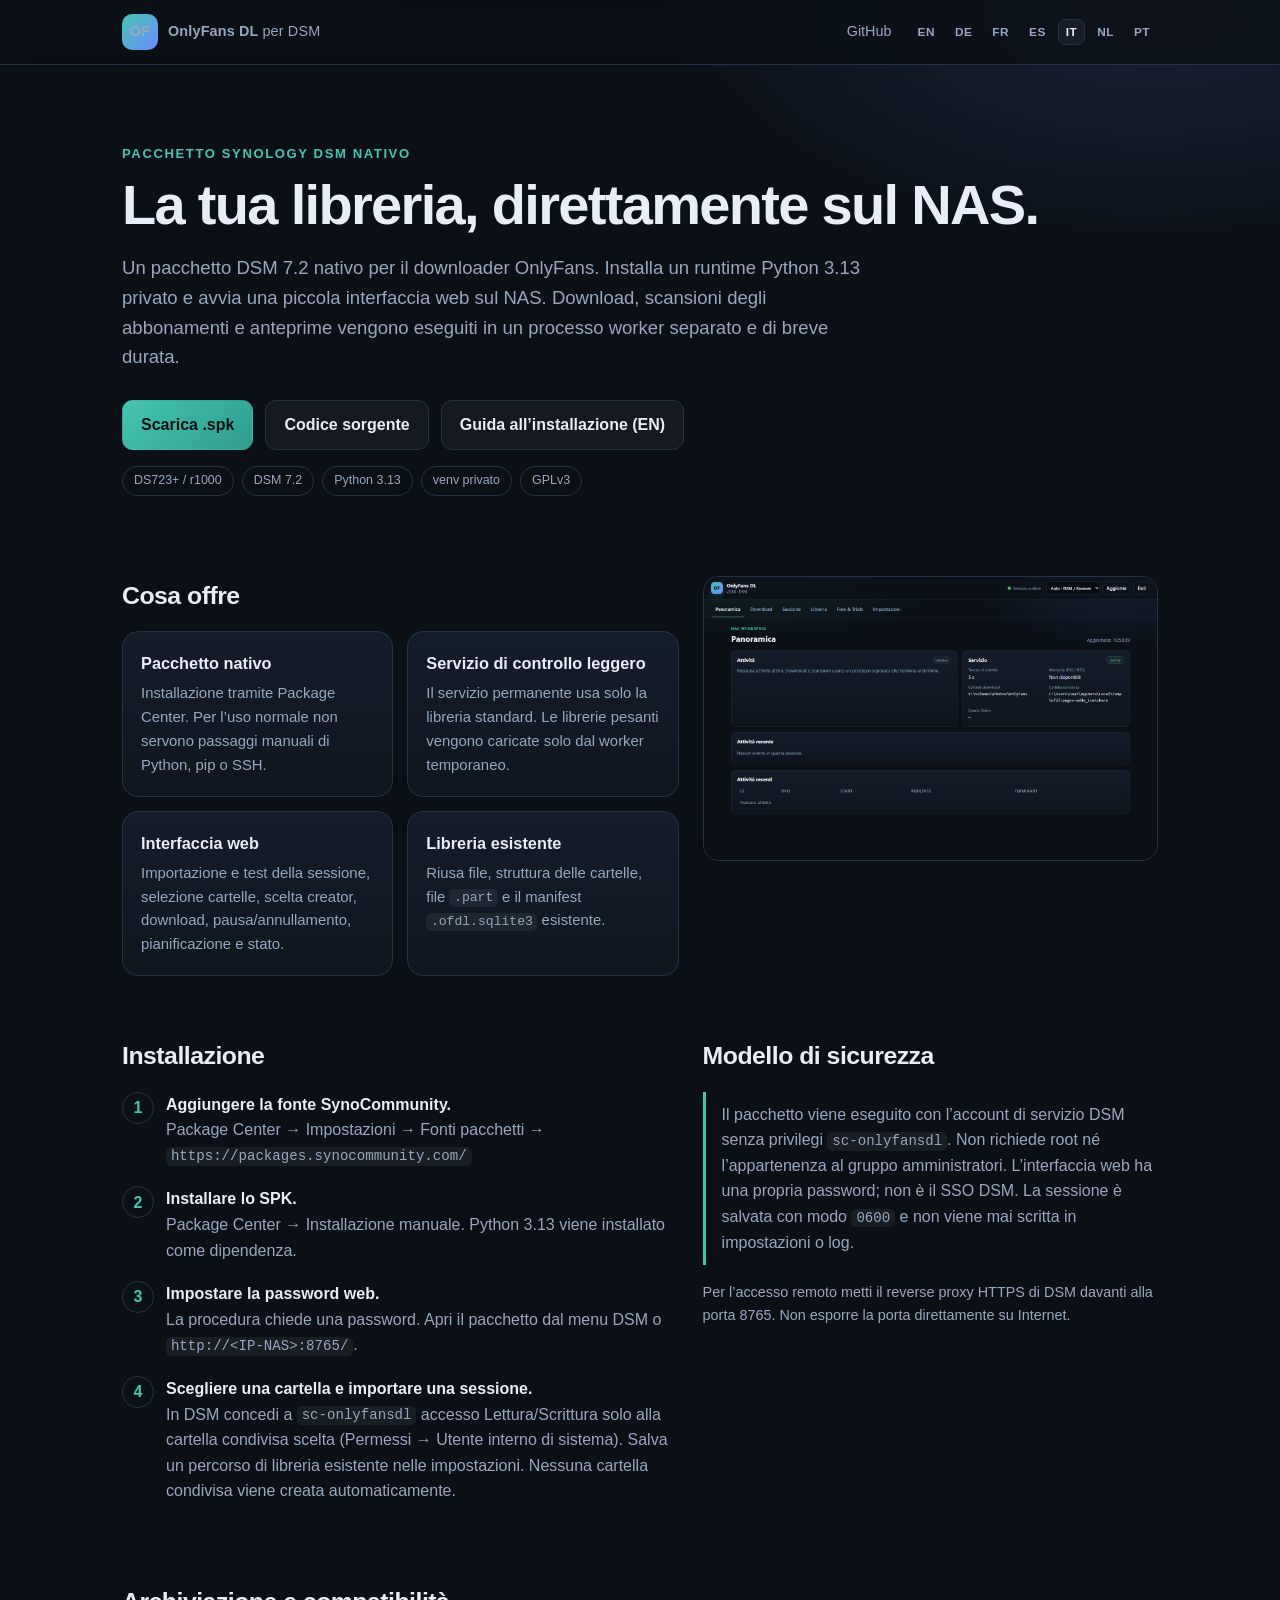
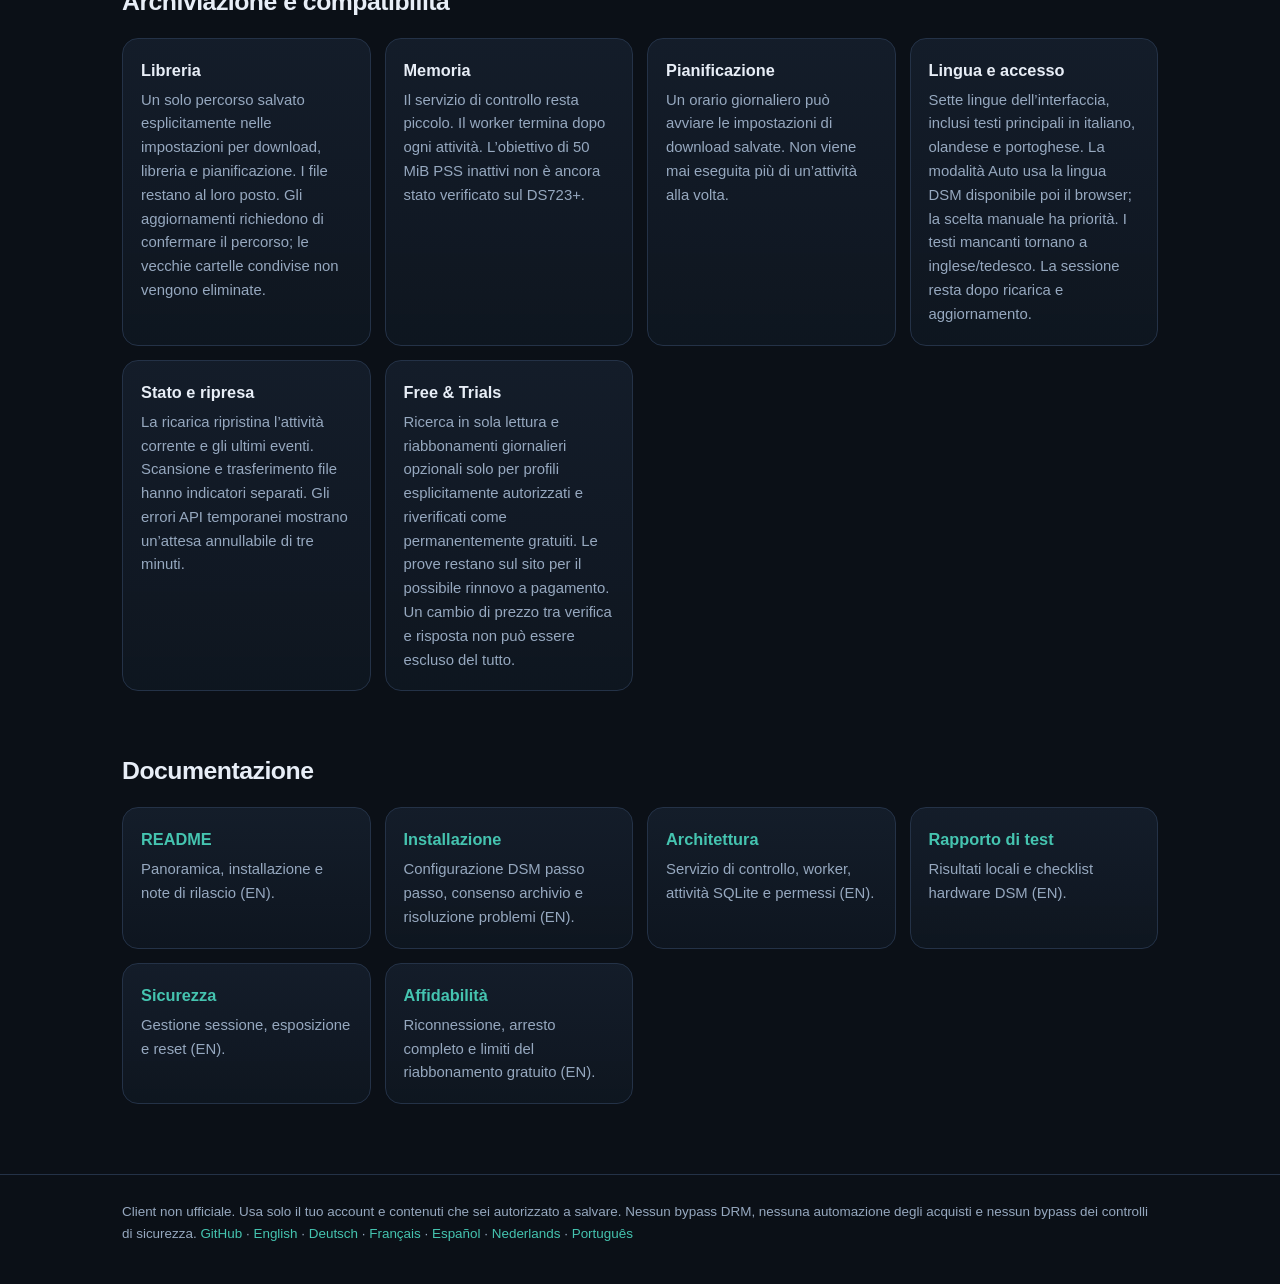
<file: docs/it/index.html>
<!doctype html>
<html lang="it">
<head>
  <meta charset="utf-8">
  <meta name="viewport" content="width=device-width, initial-scale=1">
  <meta name="color-scheme" content="dark">
  <title>OnlyFans DL per Synology DSM</title>
  <meta name="description" content="Pacchetto nativo OnlyFans per Synology DSM 7.2 con una piccola interfaccia web e un runtime Python privato.">
  <link rel="stylesheet" href="../site.css">
</head>
<body>
  <header class="site">
    <div class="wrap nav">
      <div class="brand"><span class="logo">OF</span><span>OnlyFans DL <span style="color:var(--muted);font-weight:500">per DSM</span></span></div>
      <span class="spacer"></span>
      <a href="https://github.com/Noa3/Synology-DSM-OnlyfansDownloader">GitHub</a>
      <nav class="langs" aria-label="Lingua">
        <a href="../index.html" hreflang="en">EN</a>
        <a href="../de/index.html" hreflang="de">DE</a>
        <a href="../fr/index.html" hreflang="fr">FR</a>
        <a href="../es/index.html" hreflang="es">ES</a>
        <a href="index.html" hreflang="it" aria-current="page">IT</a>
        <a href="../nl/index.html" hreflang="nl">NL</a>
        <a href="../pt/index.html" hreflang="pt">PT</a>
      </nav>
    </div>
  </header>

  <main>
    <section class="hero">
      <div class="wrap">
        <div class="eyebrow">Pacchetto Synology DSM nativo</div>
        <h1>La tua libreria, direttamente sul NAS.</h1>
        <p class="lead">Un pacchetto DSM 7.2 nativo per il downloader OnlyFans. Installa un runtime
          Python 3.13 privato e avvia una piccola interfaccia web sul NAS. Download, scansioni degli
          abbonamenti e anteprime vengono eseguiti in un processo worker separato e di breve durata.</p>
        <div class="actions">
          <a class="btn primary" href="https://github.com/Noa3/Synology-DSM-OnlyfansDownloader/releases/latest">Scarica .spk</a>
          <a class="btn" href="https://github.com/Noa3/Synology-DSM-OnlyfansDownloader">Codice sorgente</a>
          <a class="btn" href="https://github.com/Noa3/Synology-DSM-OnlyfansDownloader/blob/main/docs/INSTALL.md">Guida all’installazione (EN)</a>
        </div>
        <div class="badges">
          <span class="badge">DS723+ / r1000</span>
          <span class="badge">DSM 7.2</span>
          <span class="badge">Python 3.13</span>
          <span class="badge">venv privato</span>
          <span class="badge">GPLv3</span>
        </div>
      </div>
    </section>

    <section>
      <div class="wrap split">
        <div>
          <h2>Cosa offre</h2>
          <div class="grid">
            <div class="card"><h3>Pacchetto nativo</h3><p>Installazione tramite Package Center. Per l’uso normale non servono passaggi manuali di Python, pip o SSH.</p></div>
            <div class="card"><h3>Servizio di controllo leggero</h3><p>Il servizio permanente usa solo la libreria standard. Le librerie pesanti vengono caricate solo dal worker temporaneo.</p></div>
            <div class="card"><h3>Interfaccia web</h3><p>Importazione e test della sessione, selezione cartelle, scelta creator, download, pausa/annullamento, pianificazione e stato.</p></div>
            <div class="card"><h3>Libreria esistente</h3><p>Riusa file, struttura delle cartelle, file <code>.part</code> e il manifest <code>.ofdl.sqlite3</code> esistente.</p></div>
          </div>
        </div>
        <div class="shot"><img src="../dsm-ui-dashboard-it.png" alt="Dashboard OnlyFans DL in DSM"></div>
      </div>
    </section>

    <section>
      <div class="wrap split">
        <div>
          <h2>Installazione</h2>
          <ol class="steps">
            <li><b>Aggiungere la fonte SynoCommunity.</b><br>Package Center → Impostazioni → Fonti pacchetti → <code>https://packages.synocommunity.com/</code></li>
            <li><b>Installare lo SPK.</b><br>Package Center → Installazione manuale. Python 3.13 viene installato come dipendenza.</li>
            <li><b>Impostare la password web.</b><br>La procedura chiede una password. Apri il pacchetto dal menu DSM o <code>http://&lt;IP-NAS&gt;:8765/</code>.</li>
            <li><b>Scegliere una cartella e importare una sessione.</b><br>In DSM concedi a <code>sc-onlyfansdl</code> accesso Lettura/Scrittura solo alla cartella condivisa scelta (Permessi → Utente interno di sistema). Salva un percorso di libreria esistente nelle impostazioni. Nessuna cartella condivisa viene creata automaticamente.</li>
          </ol>
        </div>
        <div>
          <h2>Modello di sicurezza</h2>
          <p class="note">Il pacchetto viene eseguito con l’account di servizio DSM senza privilegi <code>sc-onlyfansdl</code>.
            Non richiede root né l’appartenenza al gruppo amministratori. L’interfaccia web ha una propria password;
            non è il SSO DSM. La sessione è salvata con modo <code>0600</code> e non viene mai scritta in impostazioni o log.</p>
          <p style="color:var(--muted);font-size:.9rem;margin-top:14px">
            Per l’accesso remoto metti il reverse proxy HTTPS di DSM davanti alla porta 8765. Non esporre la porta direttamente su Internet.
          </p>
        </div>
      </div>
    </section>

    <section>
      <div class="wrap">
        <h2>Archiviazione e compatibilità</h2>
        <div class="grid">
          <div class="card"><h3>Libreria</h3><p>Un solo percorso salvato esplicitamente nelle impostazioni per download, libreria e pianificazione. I file restano al loro posto. Gli aggiornamenti richiedono di confermare il percorso; le vecchie cartelle condivise non vengono eliminate.</p></div>
          <div class="card"><h3>Memoria</h3><p>Il servizio di controllo resta piccolo. Il worker termina dopo ogni attività. L’obiettivo di 50 MiB PSS inattivi non è ancora stato verificato sul DS723+.</p></div>
          <div class="card"><h3>Pianificazione</h3><p>Un orario giornaliero può avviare le impostazioni di download salvate. Non viene mai eseguita più di un’attività alla volta.</p></div>
          <div class="card"><h3>Lingua e accesso</h3><p>Sette lingue dell’interfaccia, inclusi testi principali in italiano, olandese e portoghese. La modalità Auto usa la lingua DSM disponibile poi il browser; la scelta manuale ha priorità. I testi mancanti tornano a inglese/tedesco. La sessione resta dopo ricarica e aggiornamento.</p></div>
          <div class="card"><h3>Stato e ripresa</h3><p>La ricarica ripristina l’attività corrente e gli ultimi eventi. Scansione e trasferimento file hanno indicatori separati. Gli errori API temporanei mostrano un’attesa annullabile di tre minuti.</p></div>
          <div class="card"><h3>Free &amp; Trials</h3><p>Ricerca in sola lettura e riabbonamenti giornalieri opzionali solo per profili esplicitamente autorizzati e riverificati come permanentemente gratuiti. Le prove restano sul sito per il possibile rinnovo a pagamento. Un cambio di prezzo tra verifica e risposta non può essere escluso del tutto.</p></div>
        </div>
      </div>
    </section>

    <section>
      <div class="wrap">
        <h2>Documentazione</h2>
        <div class="grid">
          <div class="card"><h3><a href="https://github.com/Noa3/Synology-DSM-OnlyfansDownloader/blob/main/README.md">README</a></h3><p>Panoramica, installazione e note di rilascio (EN).</p></div>
          <div class="card"><h3><a href="https://github.com/Noa3/Synology-DSM-OnlyfansDownloader/blob/main/docs/INSTALL.md">Installazione</a></h3><p>Configurazione DSM passo passo, consenso archivio e risoluzione problemi (EN).</p></div>
          <div class="card"><h3><a href="https://github.com/Noa3/Synology-DSM-OnlyfansDownloader/blob/main/docs/ARCHITECTURE.md">Architettura</a></h3><p>Servizio di controllo, worker, attività SQLite e permessi (EN).</p></div>
          <div class="card"><h3><a href="https://github.com/Noa3/Synology-DSM-OnlyfansDownloader/blob/main/TEST_REPORT.md">Rapporto di test</a></h3><p>Risultati locali e checklist hardware DSM (EN).</p></div>
          <div class="card"><h3><a href="https://github.com/Noa3/Synology-DSM-OnlyfansDownloader/blob/main/SECURITY.md">Sicurezza</a></h3><p>Gestione sessione, esposizione e reset (EN).</p></div>
          <div class="card"><h3><a href="https://github.com/Noa3/Synology-DSM-OnlyfansDownloader/blob/main/docs/RELIABILITY.md">Affidabilità</a></h3><p>Riconnessione, arresto completo e limiti del riabbonamento gratuito (EN).</p></div>
        </div>
      </div>
    </section>
  </main>

  <footer>
    <div class="wrap">
      Client non ufficiale. Usa solo il tuo account e contenuti che sei autorizzato a salvare.
      Nessun bypass DRM, nessuna automazione degli acquisti e nessun bypass dei controlli di sicurezza.
      <a href="https://github.com/Noa3/Synology-DSM-OnlyfansDownloader">GitHub</a>
      · <a href="../index.html">English</a> · <a href="../de/index.html">Deutsch</a> · <a href="../fr/index.html">Français</a>
      · <a href="../es/index.html">Español</a> · <a href="../nl/index.html">Nederlands</a> · <a href="../pt/index.html">Português</a>
    </div>
  </footer>
</body>
</html>
</file>
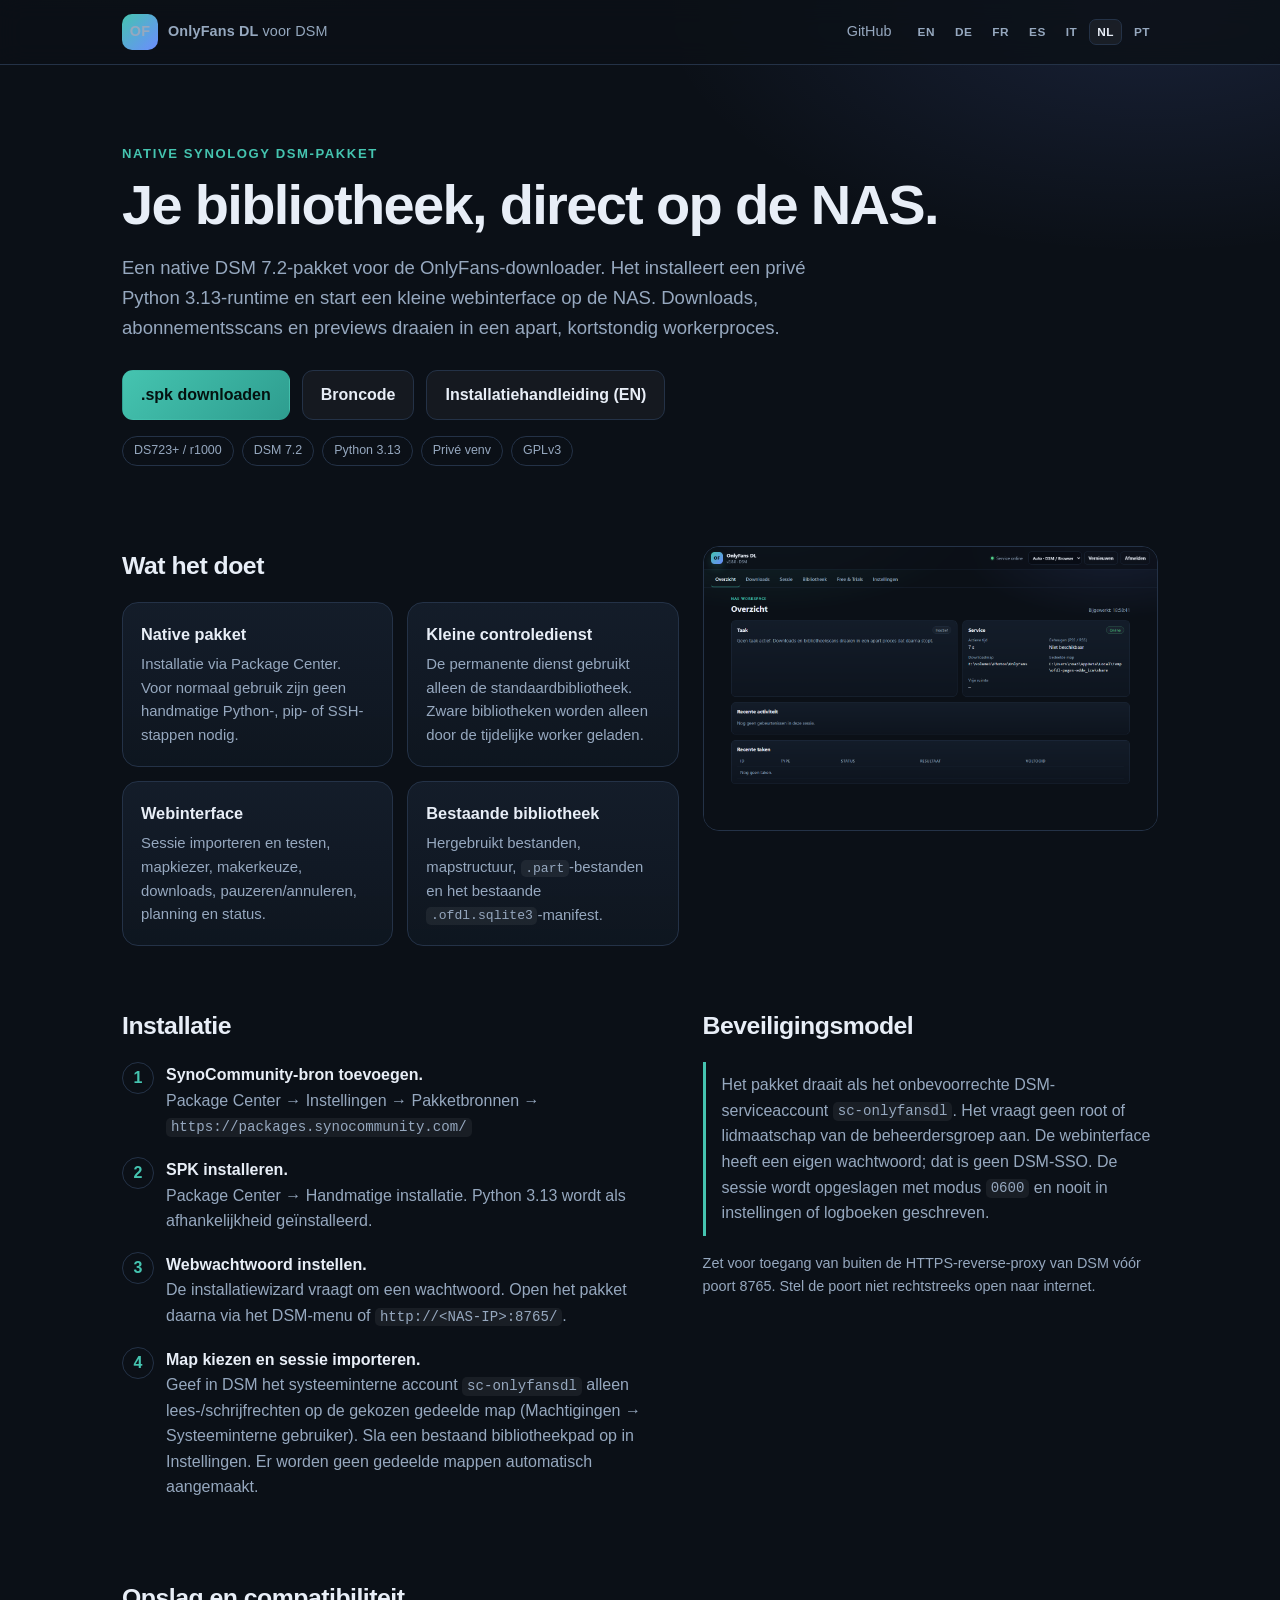
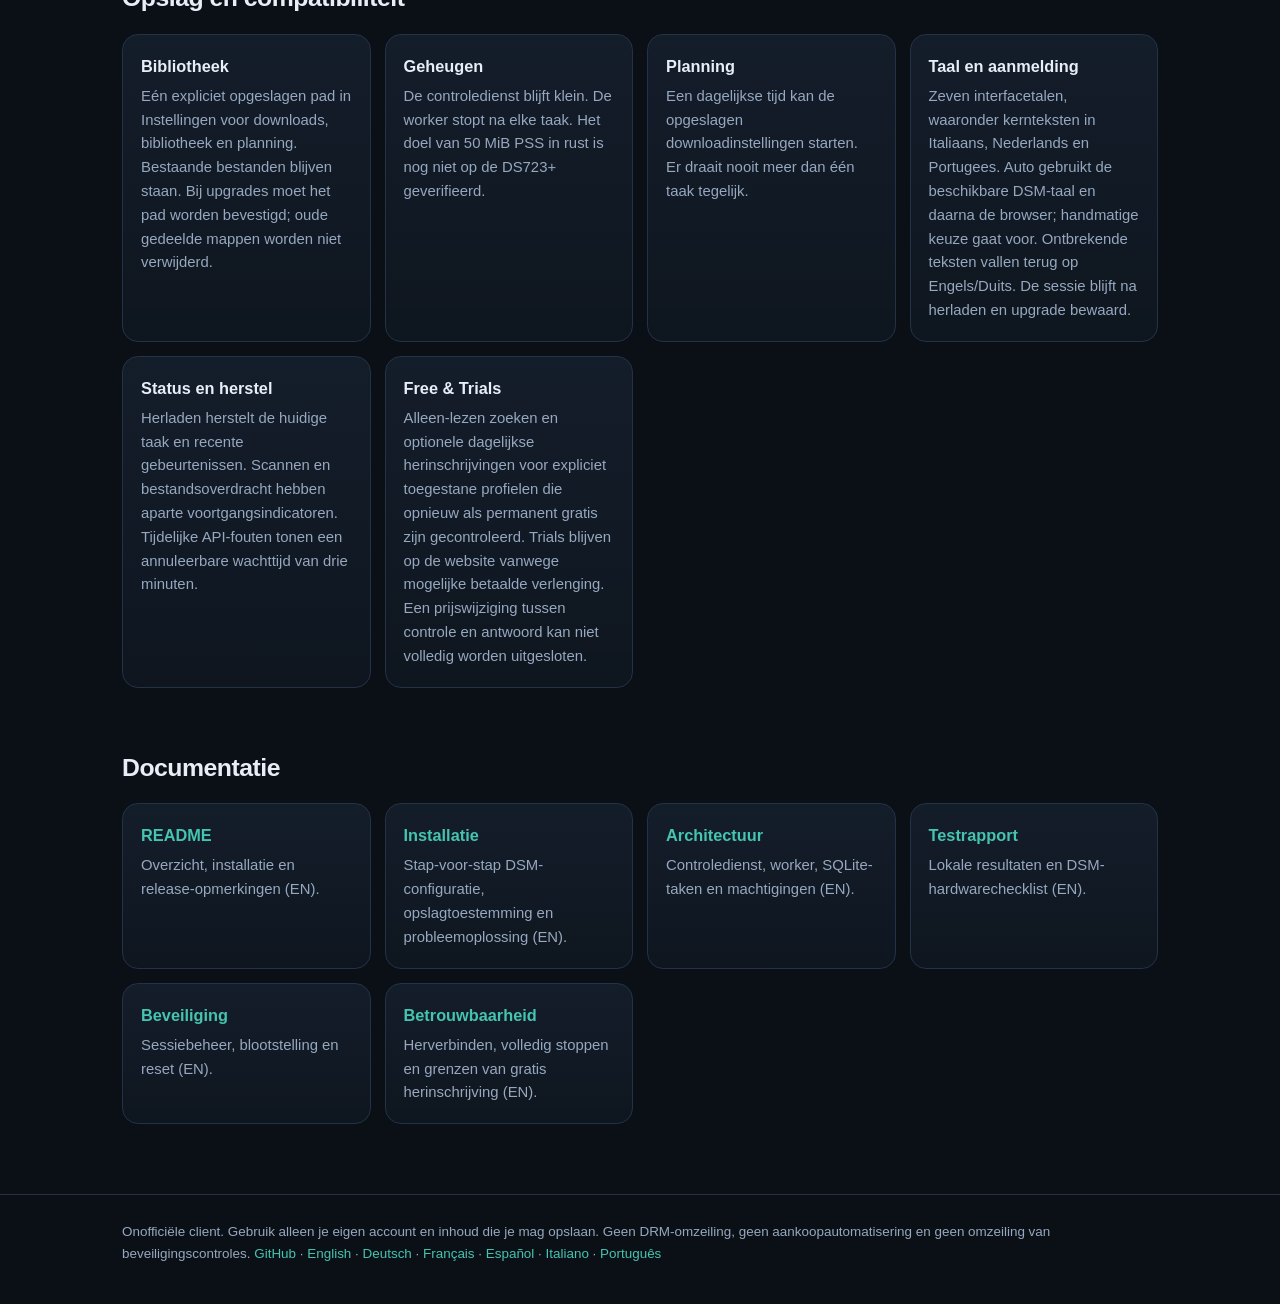
<file: docs/nl/index.html>
<!doctype html>
<html lang="nl">
<head>
  <meta charset="utf-8">
  <meta name="viewport" content="width=device-width, initial-scale=1">
  <meta name="color-scheme" content="dark">
  <title>OnlyFans DL voor Synology DSM</title>
  <meta name="description" content="Native OnlyFans-downloadpakket voor Synology DSM 7.2 met een kleine webinterface en een privé Python-runtime.">
  <link rel="stylesheet" href="../site.css">
</head>
<body>
  <header class="site">
    <div class="wrap nav">
      <div class="brand"><span class="logo">OF</span><span>OnlyFans DL <span style="color:var(--muted);font-weight:500">voor DSM</span></span></div>
      <span class="spacer"></span>
      <a href="https://github.com/Noa3/Synology-DSM-OnlyfansDownloader">GitHub</a>
      <nav class="langs" aria-label="Taal">
        <a href="../index.html" hreflang="en">EN</a>
        <a href="../de/index.html" hreflang="de">DE</a>
        <a href="../fr/index.html" hreflang="fr">FR</a>
        <a href="../es/index.html" hreflang="es">ES</a>
        <a href="../it/index.html" hreflang="it">IT</a>
        <a href="index.html" hreflang="nl" aria-current="page">NL</a>
        <a href="../pt/index.html" hreflang="pt">PT</a>
      </nav>
    </div>
  </header>

  <main>
    <section class="hero">
      <div class="wrap">
        <div class="eyebrow">Native Synology DSM-pakket</div>
        <h1>Je bibliotheek, direct op de NAS.</h1>
        <p class="lead">Een native DSM 7.2-pakket voor de OnlyFans-downloader. Het installeert een privé
          Python 3.13-runtime en start een kleine webinterface op de NAS. Downloads, abonnementsscans
          en previews draaien in een apart, kortstondig workerproces.</p>
        <div class="actions">
          <a class="btn primary" href="https://github.com/Noa3/Synology-DSM-OnlyfansDownloader/releases/latest">.spk downloaden</a>
          <a class="btn" href="https://github.com/Noa3/Synology-DSM-OnlyfansDownloader">Broncode</a>
          <a class="btn" href="https://github.com/Noa3/Synology-DSM-OnlyfansDownloader/blob/main/docs/INSTALL.md">Installatiehandleiding (EN)</a>
        </div>
        <div class="badges">
          <span class="badge">DS723+ / r1000</span>
          <span class="badge">DSM 7.2</span>
          <span class="badge">Python 3.13</span>
          <span class="badge">Privé venv</span>
          <span class="badge">GPLv3</span>
        </div>
      </div>
    </section>

    <section>
      <div class="wrap split">
        <div>
          <h2>Wat het doet</h2>
          <div class="grid">
            <div class="card"><h3>Native pakket</h3><p>Installatie via Package Center. Voor normaal gebruik zijn geen handmatige Python-, pip- of SSH-stappen nodig.</p></div>
            <div class="card"><h3>Kleine controledienst</h3><p>De permanente dienst gebruikt alleen de standaardbibliotheek. Zware bibliotheken worden alleen door de tijdelijke worker geladen.</p></div>
            <div class="card"><h3>Webinterface</h3><p>Sessie importeren en testen, mapkiezer, makerkeuze, downloads, pauzeren/annuleren, planning en status.</p></div>
            <div class="card"><h3>Bestaande bibliotheek</h3><p>Hergebruikt bestanden, mapstructuur, <code>.part</code>-bestanden en het bestaande <code>.ofdl.sqlite3</code>-manifest.</p></div>
          </div>
        </div>
        <div class="shot"><img src="../dsm-ui-dashboard-nl.png" alt="OnlyFans DL DSM-dashboard"></div>
      </div>
    </section>

    <section>
      <div class="wrap split">
        <div>
          <h2>Installatie</h2>
          <ol class="steps">
            <li><b>SynoCommunity-bron toevoegen.</b><br>Package Center → Instellingen → Pakketbronnen → <code>https://packages.synocommunity.com/</code></li>
            <li><b>SPK installeren.</b><br>Package Center → Handmatige installatie. Python 3.13 wordt als afhankelijkheid geïnstalleerd.</li>
            <li><b>Webwachtwoord instellen.</b><br>De installatiewizard vraagt om een wachtwoord. Open het pakket daarna via het DSM-menu of <code>http://&lt;NAS-IP&gt;:8765/</code>.</li>
            <li><b>Map kiezen en sessie importeren.</b><br>Geef in DSM het systeeminterne account <code>sc-onlyfansdl</code> alleen lees-/schrijfrechten op de gekozen gedeelde map (Machtigingen → Systeeminterne gebruiker). Sla een bestaand bibliotheekpad op in Instellingen. Er worden geen gedeelde mappen automatisch aangemaakt.</li>
          </ol>
        </div>
        <div>
          <h2>Beveiligingsmodel</h2>
          <p class="note">Het pakket draait als het onbevoorrechte DSM-serviceaccount <code>sc-onlyfansdl</code>.
            Het vraagt geen root of lidmaatschap van de beheerdersgroep aan. De webinterface heeft een eigen wachtwoord;
            dat is geen DSM-SSO. De sessie wordt opgeslagen met modus <code>0600</code> en nooit in instellingen of logboeken geschreven.</p>
          <p style="color:var(--muted);font-size:.9rem;margin-top:14px">
            Zet voor toegang van buiten de HTTPS-reverse-proxy van DSM vóór poort 8765. Stel de poort niet rechtstreeks open naar internet.
          </p>
        </div>
      </div>
    </section>

    <section>
      <div class="wrap">
        <h2>Opslag en compatibiliteit</h2>
        <div class="grid">
          <div class="card"><h3>Bibliotheek</h3><p>Eén expliciet opgeslagen pad in Instellingen voor downloads, bibliotheek en planning. Bestaande bestanden blijven staan. Bij upgrades moet het pad worden bevestigd; oude gedeelde mappen worden niet verwijderd.</p></div>
          <div class="card"><h3>Geheugen</h3><p>De controledienst blijft klein. De worker stopt na elke taak. Het doel van 50 MiB PSS in rust is nog niet op de DS723+ geverifieerd.</p></div>
          <div class="card"><h3>Planning</h3><p>Een dagelijkse tijd kan de opgeslagen downloadinstellingen starten. Er draait nooit meer dan één taak tegelijk.</p></div>
          <div class="card"><h3>Taal en aanmelding</h3><p>Zeven interfacetalen, waaronder kernteksten in Italiaans, Nederlands en Portugees. Auto gebruikt de beschikbare DSM-taal en daarna de browser; handmatige keuze gaat voor. Ontbrekende teksten vallen terug op Engels/Duits. De sessie blijft na herladen en upgrade bewaard.</p></div>
          <div class="card"><h3>Status en herstel</h3><p>Herladen herstelt de huidige taak en recente gebeurtenissen. Scannen en bestandsoverdracht hebben aparte voortgangsindicatoren. Tijdelijke API-fouten tonen een annuleerbare wachttijd van drie minuten.</p></div>
          <div class="card"><h3>Free &amp; Trials</h3><p>Alleen-lezen zoeken en optionele dagelijkse herinschrijvingen voor expliciet toegestane profielen die opnieuw als permanent gratis zijn gecontroleerd. Trials blijven op de website vanwege mogelijke betaalde verlenging. Een prijswijziging tussen controle en antwoord kan niet volledig worden uitgesloten.</p></div>
        </div>
      </div>
    </section>

    <section>
      <div class="wrap">
        <h2>Documentatie</h2>
        <div class="grid">
          <div class="card"><h3><a href="https://github.com/Noa3/Synology-DSM-OnlyfansDownloader/blob/main/README.md">README</a></h3><p>Overzicht, installatie en release-opmerkingen (EN).</p></div>
          <div class="card"><h3><a href="https://github.com/Noa3/Synology-DSM-OnlyfansDownloader/blob/main/docs/INSTALL.md">Installatie</a></h3><p>Stap-voor-stap DSM-configuratie, opslagtoestemming en probleemoplossing (EN).</p></div>
          <div class="card"><h3><a href="https://github.com/Noa3/Synology-DSM-OnlyfansDownloader/blob/main/docs/ARCHITECTURE.md">Architectuur</a></h3><p>Controledienst, worker, SQLite-taken en machtigingen (EN).</p></div>
          <div class="card"><h3><a href="https://github.com/Noa3/Synology-DSM-OnlyfansDownloader/blob/main/TEST_REPORT.md">Testrapport</a></h3><p>Lokale resultaten en DSM-hardwarechecklist (EN).</p></div>
          <div class="card"><h3><a href="https://github.com/Noa3/Synology-DSM-OnlyfansDownloader/blob/main/SECURITY.md">Beveiliging</a></h3><p>Sessiebeheer, blootstelling en reset (EN).</p></div>
          <div class="card"><h3><a href="https://github.com/Noa3/Synology-DSM-OnlyfansDownloader/blob/main/docs/RELIABILITY.md">Betrouwbaarheid</a></h3><p>Herverbinden, volledig stoppen en grenzen van gratis herinschrijving (EN).</p></div>
        </div>
      </div>
    </section>
  </main>

  <footer>
    <div class="wrap">
      Onofficiële client. Gebruik alleen je eigen account en inhoud die je mag opslaan.
      Geen DRM-omzeiling, geen aankoopautomatisering en geen omzeiling van beveiligingscontroles.
      <a href="https://github.com/Noa3/Synology-DSM-OnlyfansDownloader">GitHub</a>
      · <a href="../index.html">English</a> · <a href="../de/index.html">Deutsch</a> · <a href="../fr/index.html">Français</a>
      · <a href="../es/index.html">Español</a> · <a href="../it/index.html">Italiano</a> · <a href="../pt/index.html">Português</a>
    </div>
  </footer>
</body>
</html>
</file>
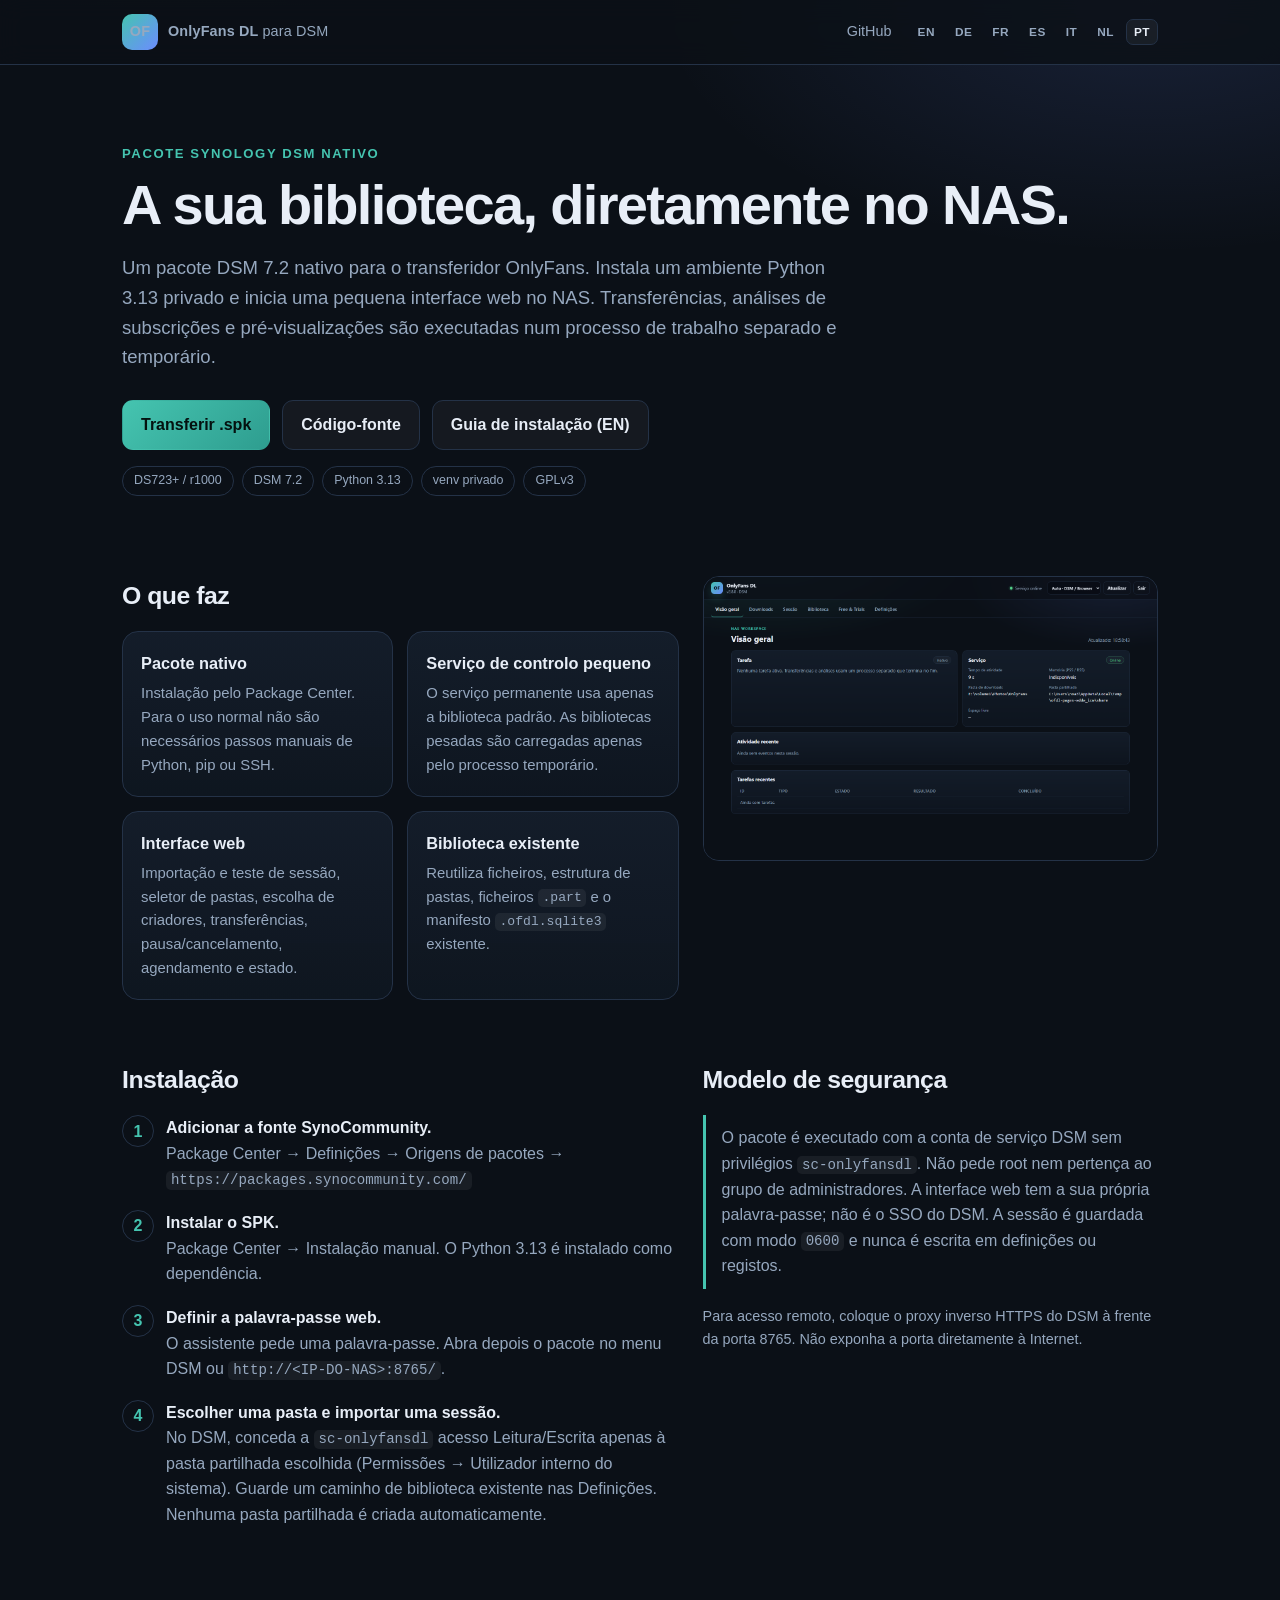
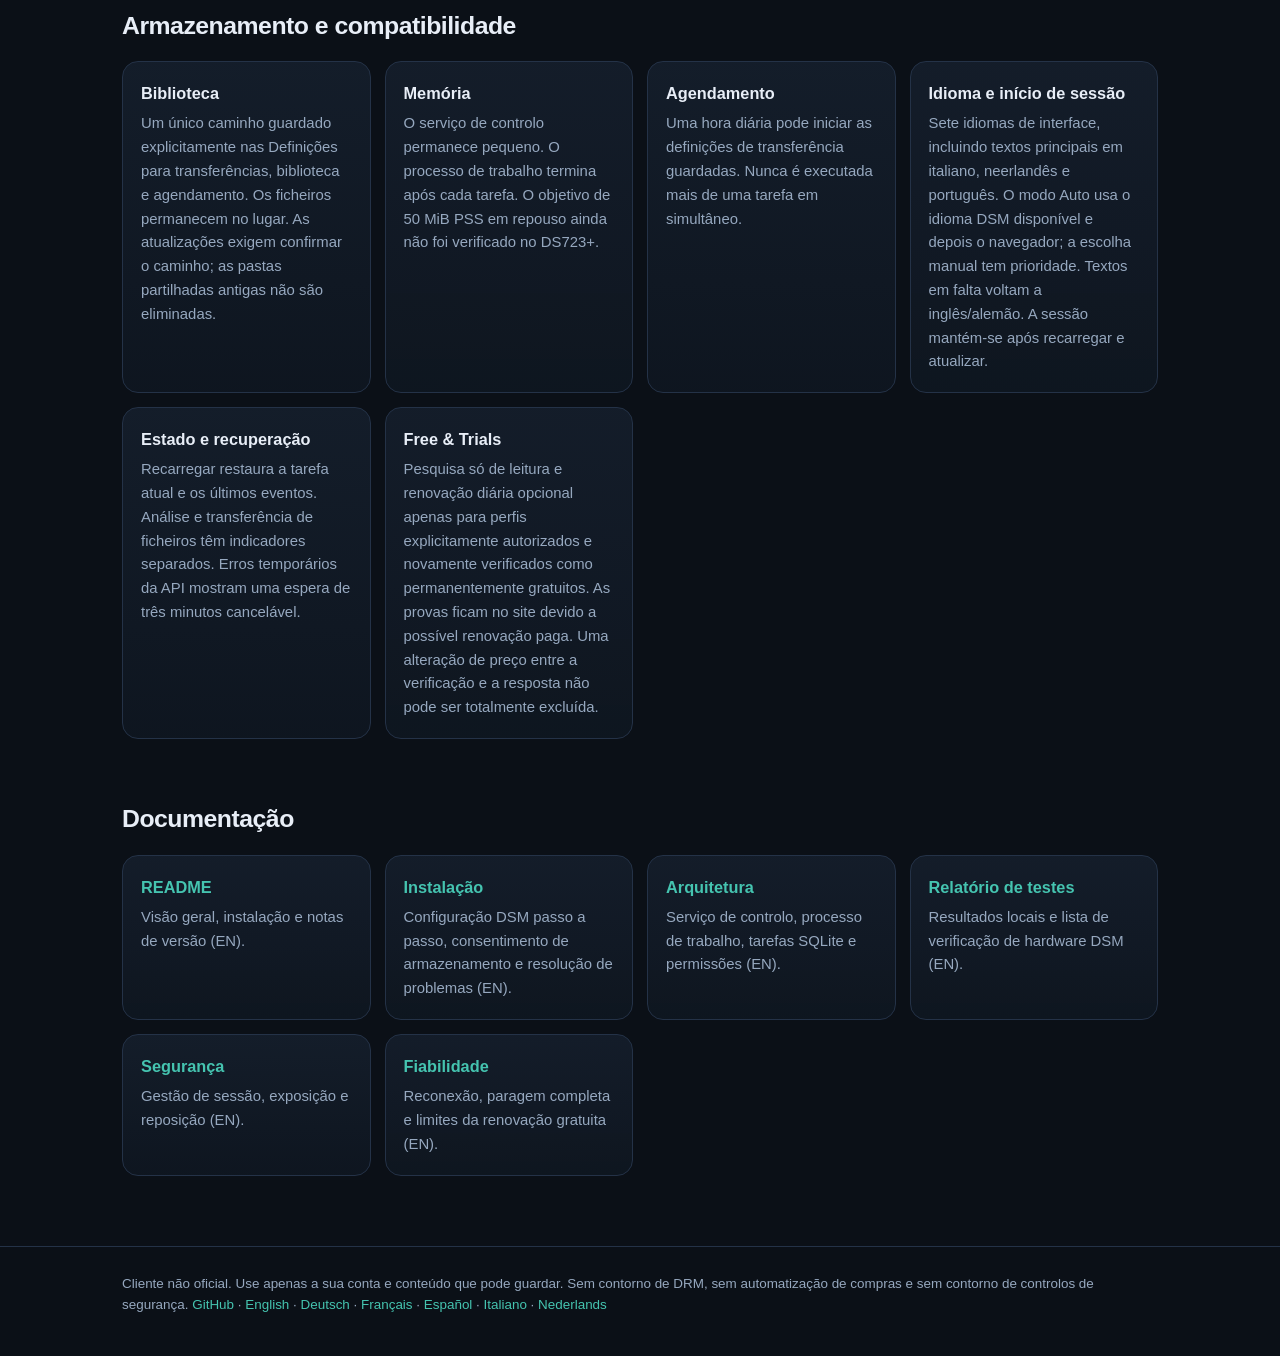
<file: docs/pt/index.html>
<!doctype html>
<html lang="pt">
<head>
  <meta charset="utf-8">
  <meta name="viewport" content="width=device-width, initial-scale=1">
  <meta name="color-scheme" content="dark">
  <title>OnlyFans DL para Synology DSM</title>
  <meta name="description" content="Pacote nativo de transferências OnlyFans para Synology DSM 7.2 com uma pequena interface web e um ambiente Python privado.">
  <link rel="stylesheet" href="../site.css">
</head>
<body>
  <header class="site">
    <div class="wrap nav">
      <div class="brand"><span class="logo">OF</span><span>OnlyFans DL <span style="color:var(--muted);font-weight:500">para DSM</span></span></div>
      <span class="spacer"></span>
      <a href="https://github.com/Noa3/Synology-DSM-OnlyfansDownloader">GitHub</a>
      <nav class="langs" aria-label="Idioma">
        <a href="../index.html" hreflang="en">EN</a>
        <a href="../de/index.html" hreflang="de">DE</a>
        <a href="../fr/index.html" hreflang="fr">FR</a>
        <a href="../es/index.html" hreflang="es">ES</a>
        <a href="../it/index.html" hreflang="it">IT</a>
        <a href="../nl/index.html" hreflang="nl">NL</a>
        <a href="index.html" hreflang="pt" aria-current="page">PT</a>
      </nav>
    </div>
  </header>

  <main>
    <section class="hero">
      <div class="wrap">
        <div class="eyebrow">Pacote Synology DSM nativo</div>
        <h1>A sua biblioteca, diretamente no NAS.</h1>
        <p class="lead">Um pacote DSM 7.2 nativo para o transferidor OnlyFans. Instala um ambiente
          Python 3.13 privado e inicia uma pequena interface web no NAS. Transferências, análises
          de subscrições e pré-visualizações são executadas num processo de trabalho separado e temporário.</p>
        <div class="actions">
          <a class="btn primary" href="https://github.com/Noa3/Synology-DSM-OnlyfansDownloader/releases/latest">Transferir .spk</a>
          <a class="btn" href="https://github.com/Noa3/Synology-DSM-OnlyfansDownloader">Código-fonte</a>
          <a class="btn" href="https://github.com/Noa3/Synology-DSM-OnlyfansDownloader/blob/main/docs/INSTALL.md">Guia de instalação (EN)</a>
        </div>
        <div class="badges">
          <span class="badge">DS723+ / r1000</span>
          <span class="badge">DSM 7.2</span>
          <span class="badge">Python 3.13</span>
          <span class="badge">venv privado</span>
          <span class="badge">GPLv3</span>
        </div>
      </div>
    </section>

    <section>
      <div class="wrap split">
        <div>
          <h2>O que faz</h2>
          <div class="grid">
            <div class="card"><h3>Pacote nativo</h3><p>Instalação pelo Package Center. Para o uso normal não são necessários passos manuais de Python, pip ou SSH.</p></div>
            <div class="card"><h3>Serviço de controlo pequeno</h3><p>O serviço permanente usa apenas a biblioteca padrão. As bibliotecas pesadas são carregadas apenas pelo processo temporário.</p></div>
            <div class="card"><h3>Interface web</h3><p>Importação e teste de sessão, seletor de pastas, escolha de criadores, transferências, pausa/cancelamento, agendamento e estado.</p></div>
            <div class="card"><h3>Biblioteca existente</h3><p>Reutiliza ficheiros, estrutura de pastas, ficheiros <code>.part</code> e o manifesto <code>.ofdl.sqlite3</code> existente.</p></div>
          </div>
        </div>
        <div class="shot"><img src="../dsm-ui-dashboard-pt.png" alt="Painel OnlyFans DL no DSM"></div>
      </div>
    </section>

    <section>
      <div class="wrap split">
        <div>
          <h2>Instalação</h2>
          <ol class="steps">
            <li><b>Adicionar a fonte SynoCommunity.</b><br>Package Center → Definições → Origens de pacotes → <code>https://packages.synocommunity.com/</code></li>
            <li><b>Instalar o SPK.</b><br>Package Center → Instalação manual. O Python 3.13 é instalado como dependência.</li>
            <li><b>Definir a palavra-passe web.</b><br>O assistente pede uma palavra-passe. Abra depois o pacote no menu DSM ou <code>http://&lt;IP-DO-NAS&gt;:8765/</code>.</li>
            <li><b>Escolher uma pasta e importar uma sessão.</b><br>No DSM, conceda a <code>sc-onlyfansdl</code> acesso Leitura/Escrita apenas à pasta partilhada escolhida (Permissões → Utilizador interno do sistema). Guarde um caminho de biblioteca existente nas Definições. Nenhuma pasta partilhada é criada automaticamente.</li>
          </ol>
        </div>
        <div>
          <h2>Modelo de segurança</h2>
          <p class="note">O pacote é executado com a conta de serviço DSM sem privilégios <code>sc-onlyfansdl</code>.
            Não pede root nem pertença ao grupo de administradores. A interface web tem a sua própria palavra-passe;
            não é o SSO do DSM. A sessão é guardada com modo <code>0600</code> e nunca é escrita em definições ou registos.</p>
          <p style="color:var(--muted);font-size:.9rem;margin-top:14px">
            Para acesso remoto, coloque o proxy inverso HTTPS do DSM à frente da porta 8765. Não exponha a porta diretamente à Internet.
          </p>
        </div>
      </div>
    </section>

    <section>
      <div class="wrap">
        <h2>Armazenamento e compatibilidade</h2>
        <div class="grid">
          <div class="card"><h3>Biblioteca</h3><p>Um único caminho guardado explicitamente nas Definições para transferências, biblioteca e agendamento. Os ficheiros permanecem no lugar. As atualizações exigem confirmar o caminho; as pastas partilhadas antigas não são eliminadas.</p></div>
          <div class="card"><h3>Memória</h3><p>O serviço de controlo permanece pequeno. O processo de trabalho termina após cada tarefa. O objetivo de 50 MiB PSS em repouso ainda não foi verificado no DS723+.</p></div>
          <div class="card"><h3>Agendamento</h3><p>Uma hora diária pode iniciar as definições de transferência guardadas. Nunca é executada mais de uma tarefa em simultâneo.</p></div>
          <div class="card"><h3>Idioma e início de sessão</h3><p>Sete idiomas de interface, incluindo textos principais em italiano, neerlandês e português. O modo Auto usa o idioma DSM disponível e depois o navegador; a escolha manual tem prioridade. Textos em falta voltam a inglês/alemão. A sessão mantém-se após recarregar e atualizar.</p></div>
          <div class="card"><h3>Estado e recuperação</h3><p>Recarregar restaura a tarefa atual e os últimos eventos. Análise e transferência de ficheiros têm indicadores separados. Erros temporários da API mostram uma espera de três minutos cancelável.</p></div>
          <div class="card"><h3>Free &amp; Trials</h3><p>Pesquisa só de leitura e renovação diária opcional apenas para perfis explicitamente autorizados e novamente verificados como permanentemente gratuitos. As provas ficam no site devido a possível renovação paga. Uma alteração de preço entre a verificação e a resposta não pode ser totalmente excluída.</p></div>
        </div>
      </div>
    </section>

    <section>
      <div class="wrap">
        <h2>Documentação</h2>
        <div class="grid">
          <div class="card"><h3><a href="https://github.com/Noa3/Synology-DSM-OnlyfansDownloader/blob/main/README.md">README</a></h3><p>Visão geral, instalação e notas de versão (EN).</p></div>
          <div class="card"><h3><a href="https://github.com/Noa3/Synology-DSM-OnlyfansDownloader/blob/main/docs/INSTALL.md">Instalação</a></h3><p>Configuração DSM passo a passo, consentimento de armazenamento e resolução de problemas (EN).</p></div>
          <div class="card"><h3><a href="https://github.com/Noa3/Synology-DSM-OnlyfansDownloader/blob/main/docs/ARCHITECTURE.md">Arquitetura</a></h3><p>Serviço de controlo, processo de trabalho, tarefas SQLite e permissões (EN).</p></div>
          <div class="card"><h3><a href="https://github.com/Noa3/Synology-DSM-OnlyfansDownloader/blob/main/TEST_REPORT.md">Relatório de testes</a></h3><p>Resultados locais e lista de verificação de hardware DSM (EN).</p></div>
          <div class="card"><h3><a href="https://github.com/Noa3/Synology-DSM-OnlyfansDownloader/blob/main/SECURITY.md">Segurança</a></h3><p>Gestão de sessão, exposição e reposição (EN).</p></div>
          <div class="card"><h3><a href="https://github.com/Noa3/Synology-DSM-OnlyfansDownloader/blob/main/docs/RELIABILITY.md">Fiabilidade</a></h3><p>Reconexão, paragem completa e limites da renovação gratuita (EN).</p></div>
        </div>
      </div>
    </section>
  </main>

  <footer>
    <div class="wrap">
      Cliente não oficial. Use apenas a sua conta e conteúdo que pode guardar.
      Sem contorno de DRM, sem automatização de compras e sem contorno de controlos de segurança.
      <a href="https://github.com/Noa3/Synology-DSM-OnlyfansDownloader">GitHub</a>
      · <a href="../index.html">English</a> · <a href="../de/index.html">Deutsch</a> · <a href="../fr/index.html">Français</a>
      · <a href="../es/index.html">Español</a> · <a href="../it/index.html">Italiano</a> · <a href="../nl/index.html">Nederlands</a>
    </div>
  </footer>
</body>
</html>
</file>
<file: docs/site.css>
:root {
  --bg: #0b1017;
  --bg2: #111924;
  --line: #243247;
  --text: #e8eef7;
  --muted: #96a8bf;
  --accent: #45c4b0;
  --accent2: #6c8cff;
  --radius: 16px;
}
* { box-sizing: border-box; }
html { scroll-behavior: smooth; }
body {
  margin: 0;
  background:
    radial-gradient(1100px 520px at 15% -10%, rgba(69,196,176,.16), transparent 60%),
    radial-gradient(900px 460px at 90% 0%, rgba(108,140,255,.14), transparent 55%),
    var(--bg);
  color: var(--text);
  font-family: -apple-system, BlinkMacSystemFont, "Segoe UI", Roboto, "Helvetica Neue", Arial, sans-serif;
  font-size: 16px;
  line-height: 1.6;
}
a { color: var(--accent); text-decoration: none; }
a:hover { text-decoration: underline; }
.wrap { max-width: 1080px; margin: 0 auto; padding: 0 22px; }
header.site {
  position: sticky; top: 0; z-index: 10;
  background: rgba(11,16,23,.82);
  backdrop-filter: blur(12px);
  border-bottom: 1px solid var(--line);
}
.nav { display: flex; align-items: center; gap: 18px; min-height: 64px; }
.brand { display: flex; align-items: center; gap: 10px; font-weight: 800; letter-spacing: .01em; }
.logo {
  width: 36px; height: 36px; border-radius: 10px;
  display: grid; place-items: center;
  background: linear-gradient(135deg, var(--accent), var(--accent2));
  color: #061016; font-size: .82rem;
}
.nav .spacer { flex: 1; }
.nav a, .nav span { font-size: .9rem; color: var(--muted); }
.nav a:hover { color: var(--text); }
.langs { display: flex; flex-wrap: wrap; gap: 4px; }
.langs a {
  padding: 3px 7px; border-radius: 7px; border: 1px solid transparent;
  font-size: .74rem; font-weight: 700; letter-spacing: .04em;
}
.langs a:hover { border-color: var(--line); text-decoration: none; }
.langs a[aria-current="page"] { color: var(--text); border-color: var(--line); background: rgba(255,255,255,.05); }
.hero { padding: 78px 0 50px; }
.eyebrow { color: var(--accent); font-weight: 700; font-size: .82rem; letter-spacing: .12em; text-transform: uppercase; }
h1 { font-size: clamp(2.1rem, 5vw, 3.5rem); line-height: 1.05; letter-spacing: -.03em; margin: 12px 0 18px; }
.lead { font-size: 1.16rem; color: var(--muted); max-width: 740px; }
.actions { display: flex; flex-wrap: wrap; gap: 12px; margin-top: 28px; }
.btn {
  display: inline-flex; align-items: center; gap: 8px;
  padding: 11px 18px; border-radius: 11px; font-weight: 700;
  border: 1px solid var(--line); color: var(--text); background: rgba(255,255,255,.04);
}
.btn:hover { text-decoration: none; border-color: #3a4d68; background: rgba(255,255,255,.08); }
.btn.primary { background: linear-gradient(135deg, var(--accent), #2e9d8f); color: #04110f; border-color: transparent; }
section { padding: 30px 0; }
h2 { font-size: 1.55rem; letter-spacing: -.02em; margin: 0 0 16px; }
h3 { font-size: 1.02rem; margin: 0 0 6px; }
.grid { display: grid; grid-template-columns: repeat(auto-fit, minmax(235px, 1fr)); gap: 14px; }
.card {
  border: 1px solid var(--line); border-radius: var(--radius);
  background: linear-gradient(180deg, rgba(23,34,49,.72), rgba(15,23,34,.78));
  padding: 18px;
}
.card p { color: var(--muted); margin: 0; font-size: .93rem; }
.shot { border: 1px solid var(--line); border-radius: var(--radius); overflow: hidden; background: #0d141e; }
.shot img { display: block; width: 100%; height: auto; }
.split { display: grid; grid-template-columns: 1.1fr .9fr; gap: 24px; align-items: start; }
ol.steps { counter-reset: step; list-style: none; padding: 0; margin: 0; }
ol.steps li { position: relative; padding: 0 0 18px 44px; color: var(--muted); }
ol.steps li::before {
  counter-increment: step; content: counter(step);
  position: absolute; left: 0; top: 0; width: 30px; height: 30px;
  border-radius: 50%; display: grid; place-items: center;
  border: 1px solid var(--line); color: var(--accent); font-weight: 800;
}
ol.steps b { color: var(--text); }
.note { border-left: 3px solid var(--accent); padding: 10px 0 10px 16px; color: var(--muted); }
code { font-family: ui-monospace, SFMono-Regular, Menlo, Consolas, monospace; background: rgba(255,255,255,.06); padding: .1em .35em; border-radius: 5px; font-size: .88em; }
.badges { display: flex; flex-wrap: wrap; gap: 8px; margin-top: 16px; }
.badge { border: 1px solid var(--line); border-radius: 999px; padding: 4px 11px; color: var(--muted); font-size: .78rem; }
footer { border-top: 1px solid var(--line); margin-top: 40px; padding: 26px 0 40px; color: var(--muted); font-size: .84rem; }
@media (max-width: 760px) {
  .split { grid-template-columns: 1fr; }
  .hero { padding-top: 52px; }
  .nav { flex-wrap: wrap; padding-top: 10px; padding-bottom: 10px; }
  .langs { order: 3; width: 100%; }
}
</file>
